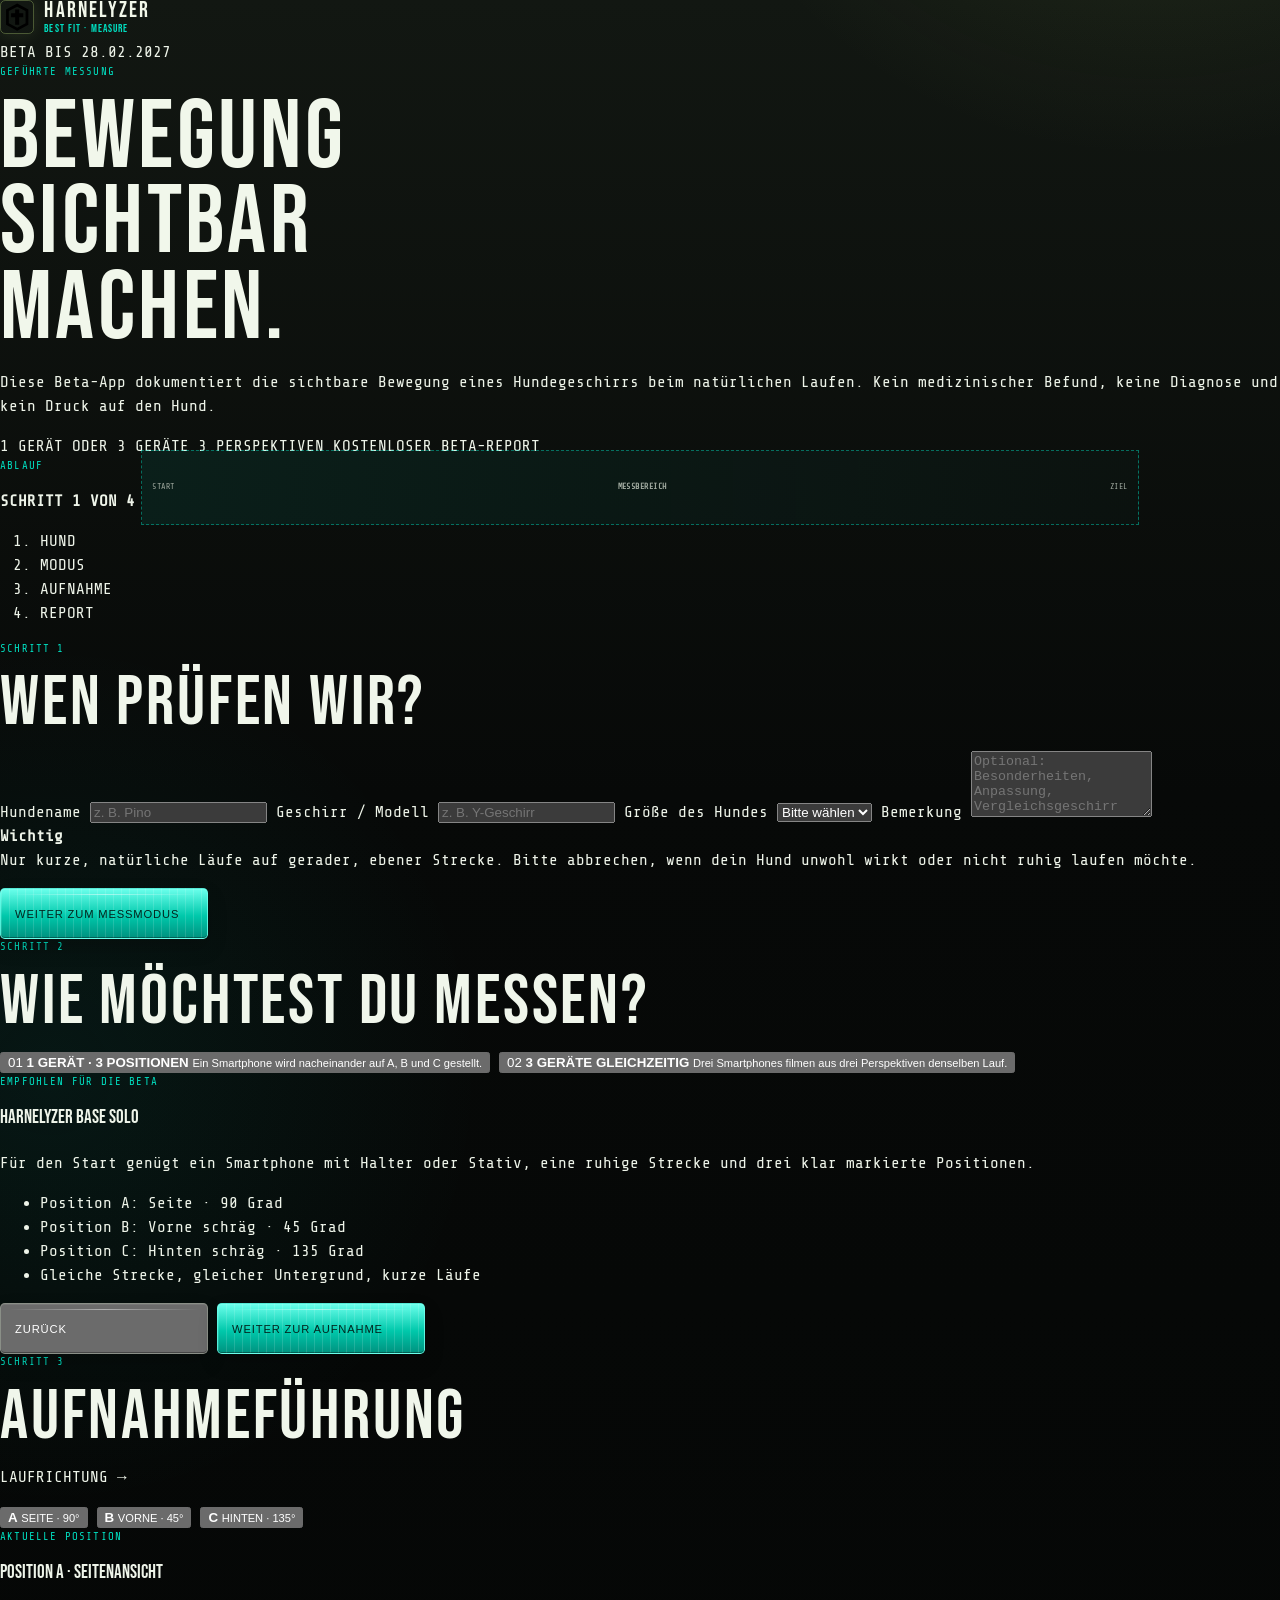
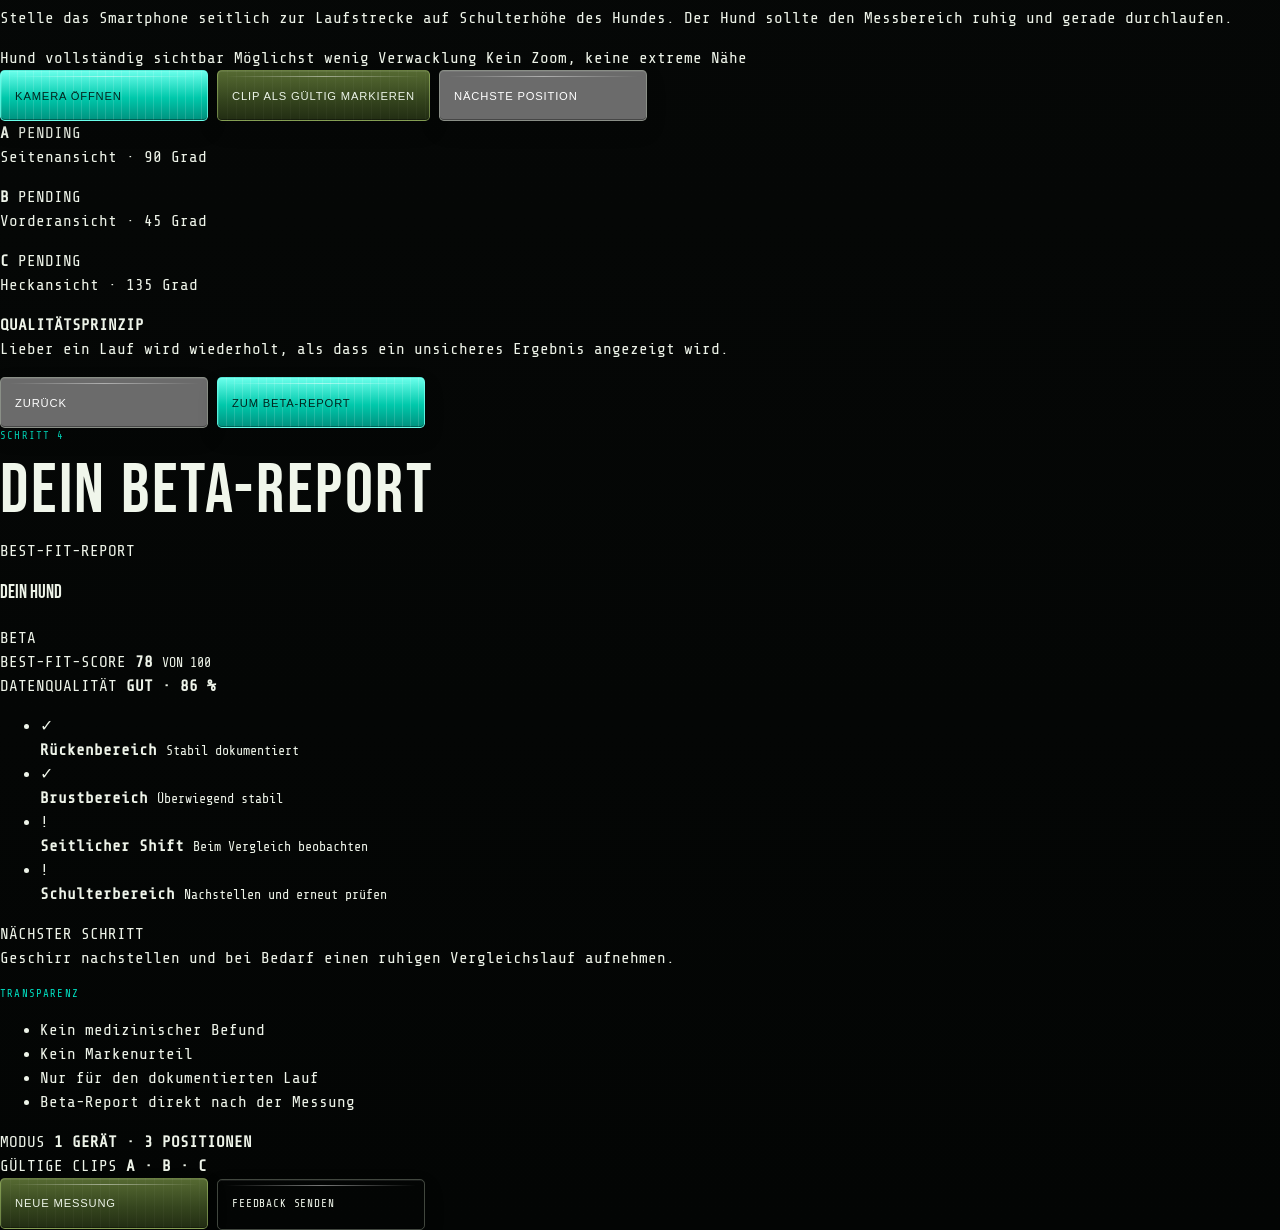
<file: Index.html>
<!doctype html>
<html lang="de">
<head>
  <meta charset="utf-8">
  <meta
    name="viewport"
    content="width=device-width, initial-scale=1, viewport-fit=cover"
  >
  <meta name="theme-color" content="#070908">
  <meta
    name="description"
    content="HARNELYZER BEST FIT Mess-App für die geführte Bewegungsdokumentation von Hundegeschirren."
  >
  <title>HARNELYZER BEST FIT · Measure</title>

  <link rel="preconnect" href="https://fonts.googleapis.com">
  <link rel="preconnect" href="https://fonts.gstatic.com" crossorigin>
  <link
    href="https://fonts.googleapis.com/css2?family=Bebas+Neue&family=Share+Tech+Mono&display=swap"
    rel="stylesheet"
  >

  <link rel="stylesheet" href="./style.css?v=1.0.0">
</head>
<body>
  <a class="skip-link" href="#main">Zum Inhalt springen</a>

  <header class="app-header">
    <a class="brand" href="../" aria-label="Zur Landing Page">
      <span class="brand-mark" aria-hidden="true">
        <svg viewBox="0 0 64 64" role="img">
          <path d="M32 5 54 17v30L32 59 10 47V17L32 5Zm0 6.2L15.4 20v24L32 53l16.6-9V20L32 11.2Z"></path>
          <path d="M20 24h8v-7h8v7h8v8h-8v15h-8V32h-8v-8Z"></path>
        </svg>
      </span>

      <span class="brand-copy">
        <strong>HARNELYZER</strong>
        <small>BEST FIT · MEASURE</small>
      </span>
    </a>

    <div class="header-status">
      <span class="status-dot"></span>
      <span>BETA BIS 28.02.2027</span>
    </div>
  </header>

  <main id="main" class="app-shell">
    <section class="hero-panel card">
      <div>
        <p class="eyebrow">GEFÜHRTE MESSUNG</p>
        <h1>BEWEGUNG SICHTBAR MACHEN.</h1>
        <p class="hero-copy">
          Diese Beta-App dokumentiert die sichtbare Bewegung eines
          Hundegeschirrs beim natürlichen Laufen. Kein medizinischer Befund,
          keine Diagnose und kein Druck auf den Hund.
        </p>
      </div>

      <div class="hero-badges">
        <span>1 GERÄT ODER 3 GERÄTE</span>
        <span>3 PERSPEKTIVEN</span>
        <span>KOSTENLOSER BETA-REPORT</span>
      </div>
    </section>

    <section class="progress card" aria-label="Fortschritt">
      <div class="progress-head">
        <p class="eyebrow">ABLAUF</p>
        <strong id="progressLabel">SCHRITT 1 VON 4</strong>
      </div>

      <div class="progress-bar" aria-hidden="true">
        <span id="progressFill"></span>
      </div>

      <ol class="progress-steps">
        <li class="is-active" data-step-indicator="1">HUND</li>
        <li data-step-indicator="2">MODUS</li>
        <li data-step-indicator="3">AUFNAHME</li>
        <li data-step-indicator="4">REPORT</li>
      </ol>
    </section>

    <section class="wizard">
      <article class="step-card card is-active" data-step="1">
        <div class="step-heading">
          <p class="eyebrow">SCHRITT 1</p>
          <h2>WEN PRÜFEN WIR?</h2>
        </div>

        <form id="dogForm" class="form-grid">
          <label class="field">
            <span>Hundename</span>
            <input id="dogName" name="dogName" type="text" placeholder="z. B. Pino">
          </label>

          <label class="field">
            <span>Geschirr / Modell</span>
            <input id="harnessName" name="harnessName" type="text" placeholder="z. B. Y-Geschirr">
          </label>

          <label class="field">
            <span>Größe des Hundes</span>
            <select id="dogSize" name="dogSize">
              <option value="">Bitte wählen</option>
              <option value="klein">Klein</option>
              <option value="mittel">Mittel</option>
              <option value="gross">Groß</option>
            </select>
          </label>

          <label class="field">
            <span>Bemerkung</span>
            <textarea
              id="dogNote"
              name="dogNote"
              rows="4"
              placeholder="Optional: Besonderheiten, Anpassung, Vergleichsgeschirr"
            ></textarea>
          </label>
        </form>

        <div class="info-box">
          <strong>Wichtig</strong>
          <p>
            Nur kurze, natürliche Läufe auf gerader, ebener Strecke. Bitte
            abbrechen, wenn dein Hund unwohl wirkt oder nicht ruhig laufen möchte.
          </p>
        </div>

        <div class="actions">
          <button class="button button-primary" type="button" data-next-step="2">
            WEITER ZUM MESSMODUS
          </button>
        </div>
      </article>

      <article class="step-card card" data-step="2">
        <div class="step-heading">
          <p class="eyebrow">SCHRITT 2</p>
          <h2>WIE MÖCHTEST DU MESSEN?</h2>
        </div>

        <div class="mode-grid">
          <button class="mode-card is-selected" type="button" data-mode="solo">
            <span class="mode-index">01</span>
            <strong>1 GERÄT · 3 POSITIONEN</strong>
            <small>
              Ein Smartphone wird nacheinander auf A, B und C gestellt.
            </small>
          </button>

          <button class="mode-card" type="button" data-mode="multi">
            <span class="mode-index">02</span>
            <strong>3 GERÄTE GLEICHZEITIG</strong>
            <small>
              Drei Smartphones filmen aus drei Perspektiven denselben Lauf.
            </small>
          </button>
        </div>

        <div class="setup-panel">
          <div>
            <p class="eyebrow">EMPFOHLEN FÜR DIE BETA</p>
            <h3>HARNELYZER BASE SOLO</h3>
            <p>
              Für den Start genügt ein Smartphone mit Halter oder Stativ,
              eine ruhige Strecke und drei klar markierte Positionen.
            </p>
          </div>

          <ul class="check-list">
            <li>Position A: Seite · 90 Grad</li>
            <li>Position B: Vorne schräg · 45 Grad</li>
            <li>Position C: Hinten schräg · 135 Grad</li>
            <li>Gleiche Strecke, gleicher Untergrund, kurze Läufe</li>
          </ul>
        </div>

        <div class="actions">
          <button class="button button-ghost" type="button" data-prev-step="1">
            ZURÜCK
          </button>
          <button class="button button-primary" type="button" data-next-step="3">
            WEITER ZUR AUFNAHME
          </button>
        </div>
      </article>

      <article class="step-card card" data-step="3">
        <div class="step-heading">
          <p class="eyebrow">SCHRITT 3</p>
          <h2>AUFNAHMEFÜHRUNG</h2>
        </div>

        <div class="capture-layout">
          <aside class="capture-map card-soft">
            <p class="mini-label">LAUFRICHTUNG →</p>
            <div class="runway">
              <span>START</span>
              <strong>MESSBEREICH</strong>
              <span>ZIEL</span>
            </div>

            <button class="position-chip is-current" type="button" data-position="A">
              <b>A</b>
              <small>SEITE · 90°</small>
            </button>

            <button class="position-chip" type="button" data-position="B">
              <b>B</b>
              <small>VORNE · 45°</small>
            </button>

            <button class="position-chip" type="button" data-position="C">
              <b>C</b>
              <small>HINTEN · 135°</small>
            </button>
          </aside>

          <div class="capture-panel">
            <div class="camera-guidance card-soft">
              <p class="eyebrow">AKTUELLE POSITION</p>
              <h3 id="positionTitle">POSITION A · SEITENANSICHT</h3>
              <p id="positionHelp">
                Stelle das Smartphone seitlich zur Laufstrecke auf Schulterhöhe
                des Hundes. Der Hund sollte den Messbereich ruhig und gerade
                durchlaufen.
              </p>

              <div class="guidance-points">
                <span>Hund vollständig sichtbar</span>
                <span>Möglichst wenig Verwacklung</span>
                <span>Kein Zoom, keine extreme Nähe</span>
              </div>
            </div>

            <div class="camera-actions">
              <button id="openCameraButton" class="button button-primary" type="button">
                KAMERA ÖFFNEN
              </button>
              <button id="markClipValidButton" class="button button-secondary" type="button">
                CLIP ALS GÜLTIG MARKIEREN
              </button>
              <button id="nextPositionButton" class="button button-ghost" type="button">
                NÄCHSTE POSITION
              </button>
            </div>

            <div class="clip-grid">
              <article class="clip-card is-pending" data-clip-card="A">
                <div class="clip-head">
                  <strong>A</strong>
                  <span>PENDING</span>
                </div>
                <p>Seitenansicht · 90 Grad</p>
              </article>

              <article class="clip-card is-pending" data-clip-card="B">
                <div class="clip-head">
                  <strong>B</strong>
                  <span>PENDING</span>
                </div>
                <p>Vorderansicht · 45 Grad</p>
              </article>

              <article class="clip-card is-pending" data-clip-card="C">
                <div class="clip-head">
                  <strong>C</strong>
                  <span>PENDING</span>
                </div>
                <p>Heckansicht · 135 Grad</p>
              </article>
            </div>

            <div class="quality-box">
              <strong>QUALITÄTSPRINZIP</strong>
              <p>
                Lieber ein Lauf wird wiederholt, als dass ein unsicheres Ergebnis
                angezeigt wird.
              </p>
            </div>
          </div>
        </div>

        <div class="actions">
          <button class="button button-ghost" type="button" data-prev-step="2">
            ZURÜCK
          </button>
          <button id="finishCaptureButton" class="button button-primary" type="button">
            ZUM BETA-REPORT
          </button>
        </div>
      </article>

      <article class="step-card card" data-step="4">
        <div class="step-heading">
          <p class="eyebrow">SCHRITT 4</p>
          <h2>DEIN BETA-REPORT</h2>
        </div>

        <div class="report-layout">
          <section class="report-main card-soft">
            <div class="report-head">
              <div>
                <p class="mini-label">BEST-FIT-REPORT</p>
                <h3 id="reportDogName">DEIN HUND</h3>
              </div>
              <span class="report-badge">BETA</span>
            </div>

            <div class="score-block">
              <span>BEST-FIT-SCORE</span>
              <strong id="reportScore">78</strong>
              <small>VON 100</small>
            </div>

            <div class="report-quality">
              <span>DATENQUALITÄT</span>
              <strong id="reportQuality">GUT · 86 %</strong>
            </div>

            <ul class="report-list">
              <li>
                <span class="good">✓</span>
                <div>
                  <strong>Rückenbereich</strong>
                  <small>Stabil dokumentiert</small>
                </div>
              </li>
              <li>
                <span class="good">✓</span>
                <div>
                  <strong>Brustbereich</strong>
                  <small>Überwiegend stabil</small>
                </div>
              </li>
              <li>
                <span class="watch">!</span>
                <div>
                  <strong>Seitlicher Shift</strong>
                  <small>Beim Vergleich beobachten</small>
                </div>
              </li>
              <li>
                <span class="watch">!</span>
                <div>
                  <strong>Schulterbereich</strong>
                  <small>Nachstellen und erneut prüfen</small>
                </div>
              </li>
            </ul>

            <div class="next-step-box">
              <span>NÄCHSTER SCHRITT</span>
              <p>
                Geschirr nachstellen und bei Bedarf einen ruhigen Vergleichslauf
                aufnehmen.
              </p>
            </div>
          </section>

          <aside class="report-side card-soft">
            <p class="eyebrow">TRANSPARENZ</p>
            <ul class="check-list">
              <li>Kein medizinischer Befund</li>
              <li>Kein Markenurteil</li>
              <li>Nur für den dokumentierten Lauf</li>
              <li>Beta-Report direkt nach der Messung</li>
            </ul>

            <div class="report-meta">
              <div>
                <span>MODUS</span>
                <strong id="reportMode">1 GERÄT · 3 POSITIONEN</strong>
              </div>
              <div>
                <span>GÜLTIGE CLIPS</span>
                <strong id="reportClips">A · B · C</strong>
              </div>
            </div>

            <div class="actions actions-stack">
              <button id="restartButton" class="button button-secondary" type="button">
                NEUE MESSUNG
              </button>
              <a
                class="button button-ghost"
                href="mailto:hello@harnelyzer.example?subject=HARNELYZER%20BEST%20FIT%20%E2%80%93%20Feedback"
              >
                FEEDBACK SENDEN
              </a>
            </div>
          </aside>
        </div>
      </article>
    </section>
  </main>

  <dialog id="cameraDialog" class="camera-dialog">
    <form method="dialog" class="camera-dialog-card">
      <div class="dialog-head">
        <div>
          <p class="eyebrow">KAMERA</p>
          <h2>KAMERA FÜR DIESE POSITION AKTIVIEREN</h2>
        </div>
        <button class="dialog-close" type="submit" aria-label="Dialog schließen">✕</button>
      </div>

      <p class="dialog-copy">
        In dieser Beta bleibt das Video auf deinem Gerät. Die App soll dir nur
        eine klare Aufnahmeführung geben.
      </p>

      <div class="preview-frame">
        <video
          id="cameraPreview"
          playsinline
          autoplay
          muted
        ></video>
        <div class="preview-overlay">
          <span id="previewOverlayLabel">POSITION A · SEITENANSICHT</span>
        </div>
      </div>

      <div class="camera-meta">
        <span id="cameraState">KAMERA NOCH NICHT AKTIVIERT</span>
        <span id="cameraFrameRate">FPS: —</span>
      </div>

      <div class="actions">
        <button id="btnCameraEnable" class="button button-primary" type="button">
          KAMERA AKTIVIEREN
        </button>
        <button id="btnCameraStop" class="button button-secondary" type="button">
          KAMERA STOPPEN
        </button>
      </div>
    </form>
  </dialog>

  <script src="./app.js?v=1.0.0"></script>
</body>
</html>
</file>
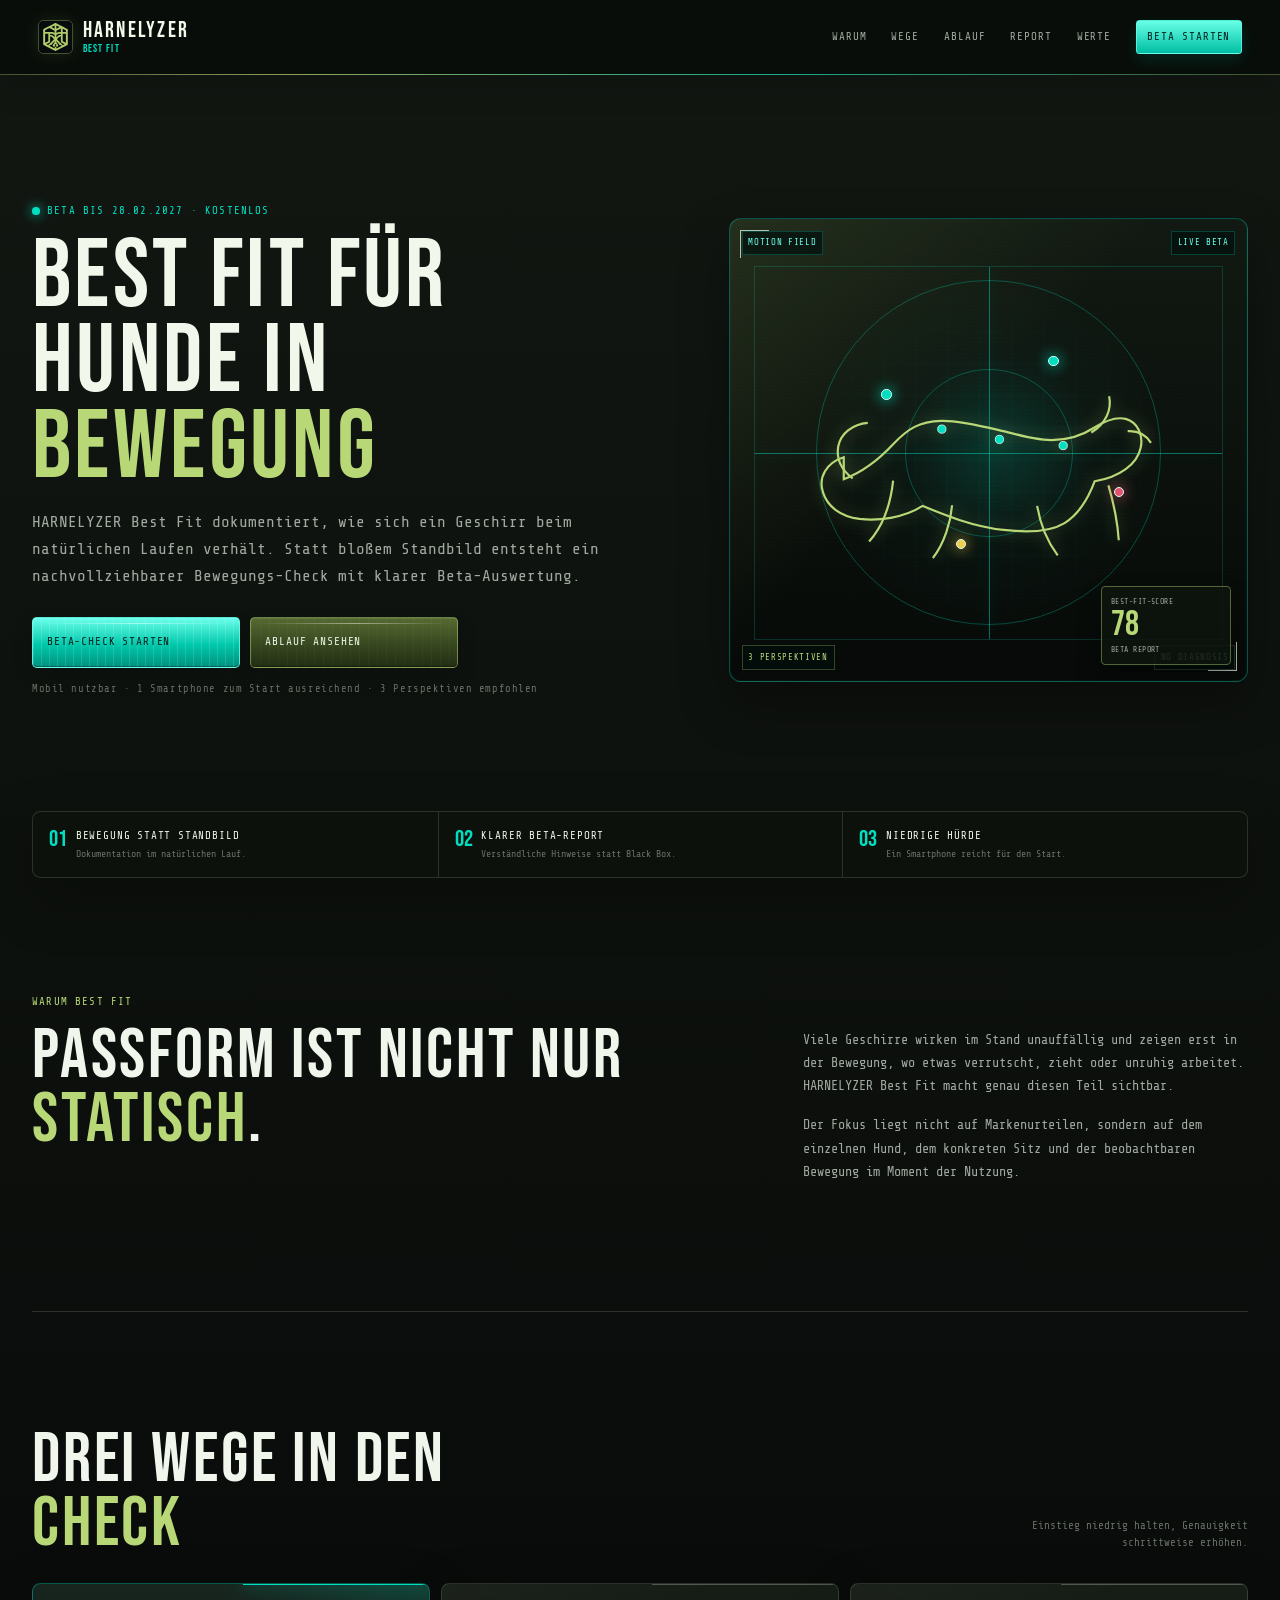
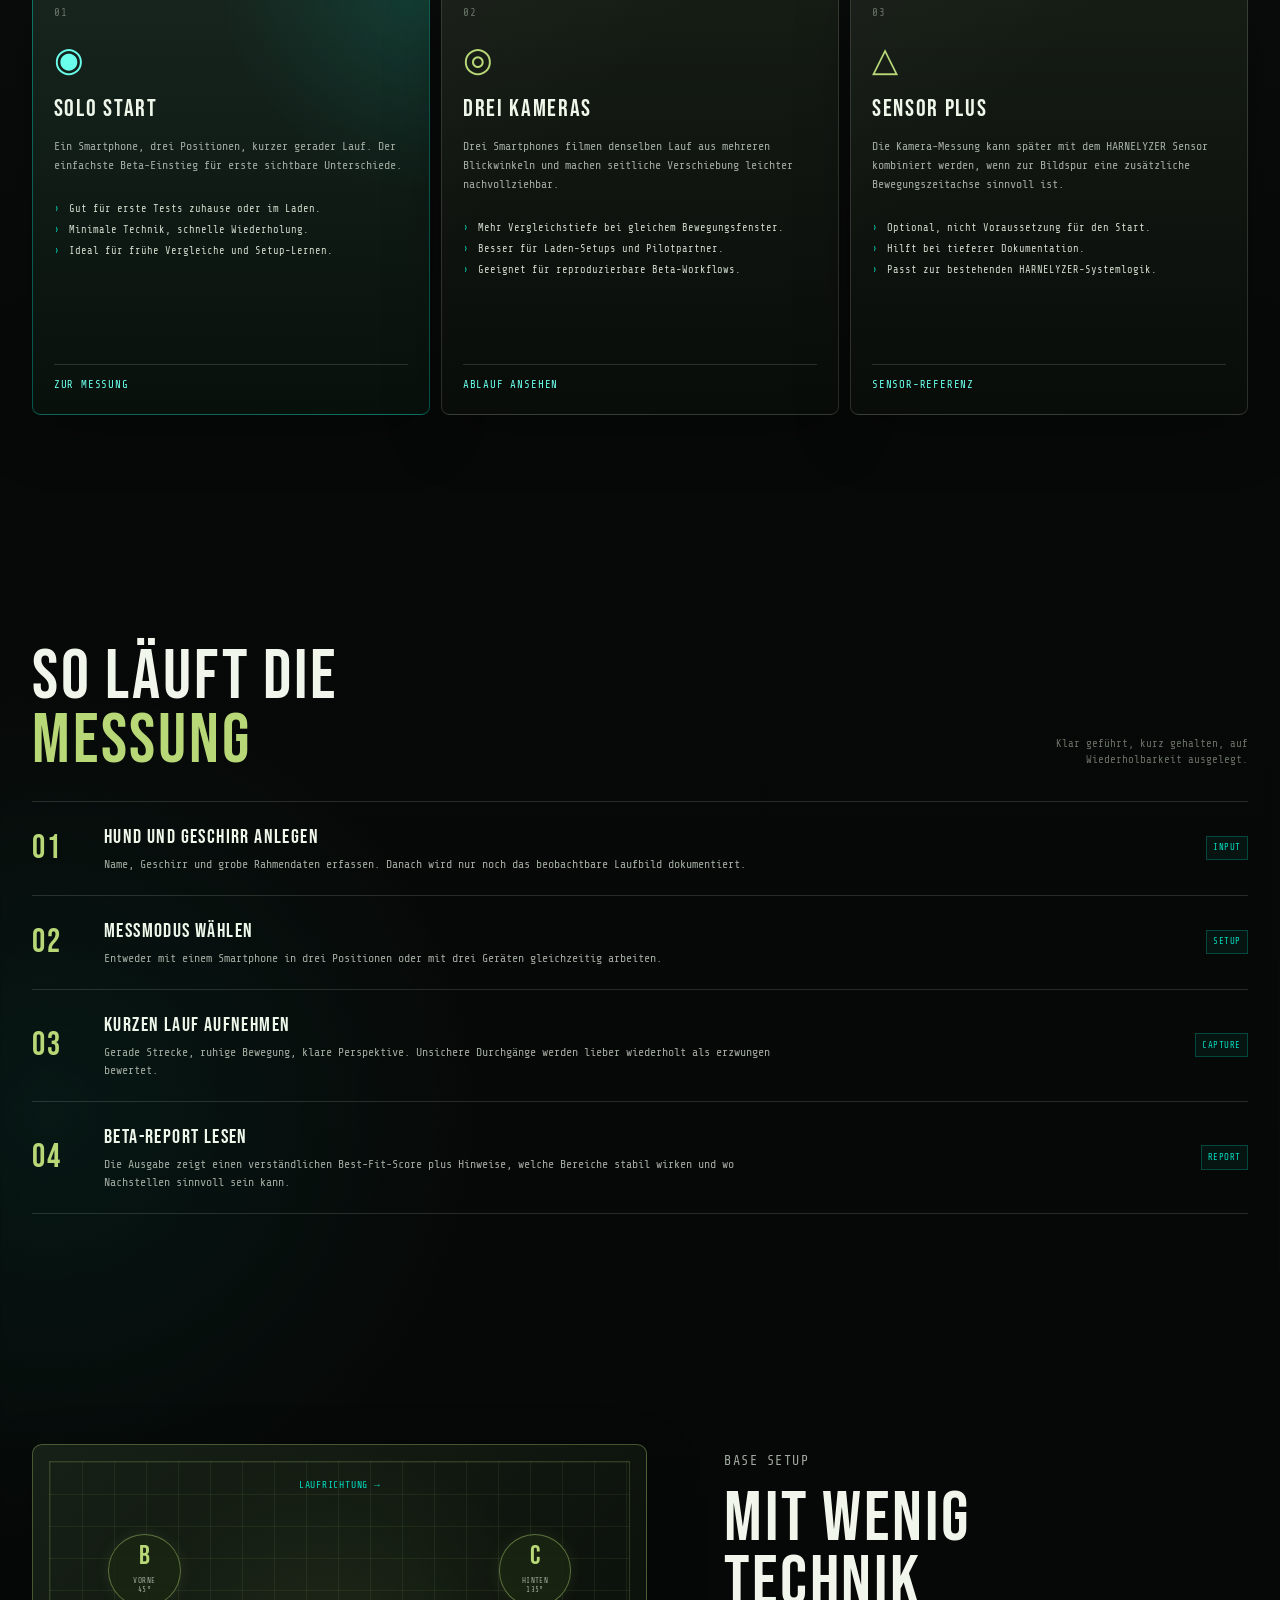
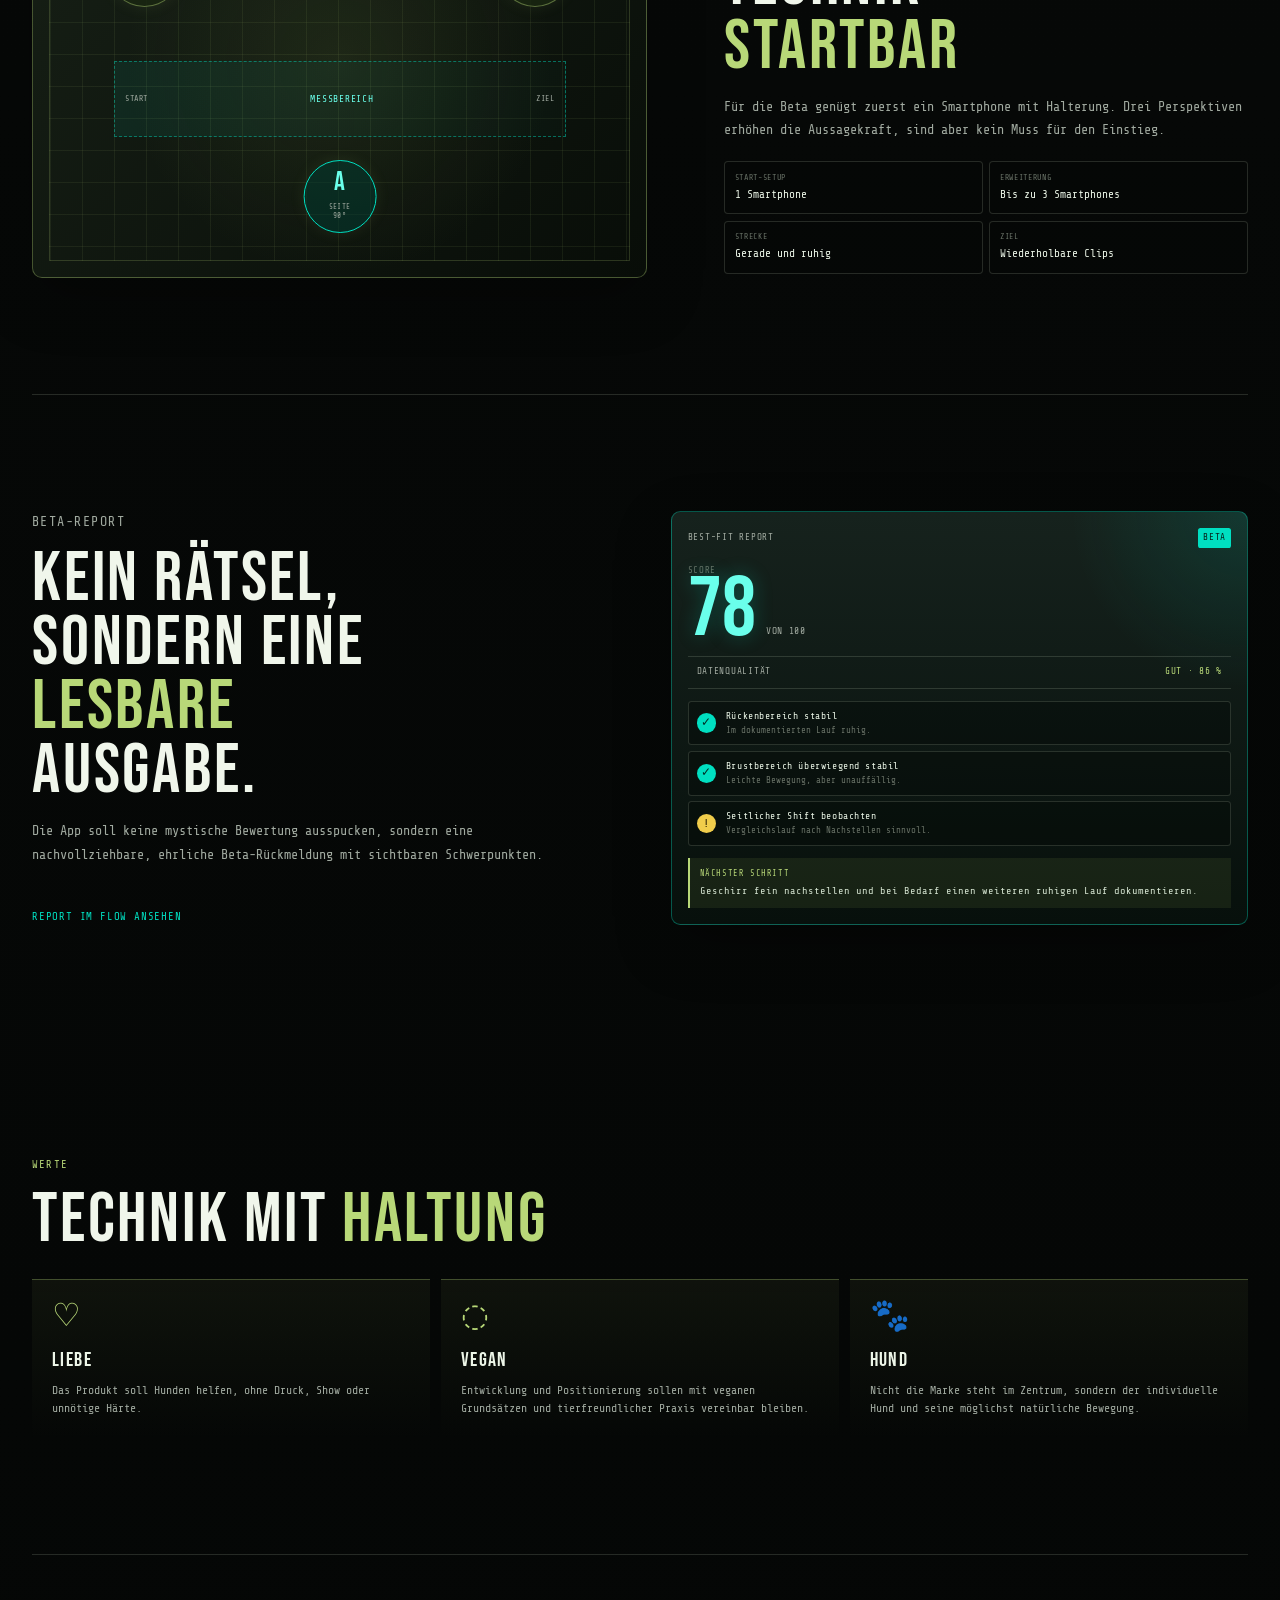
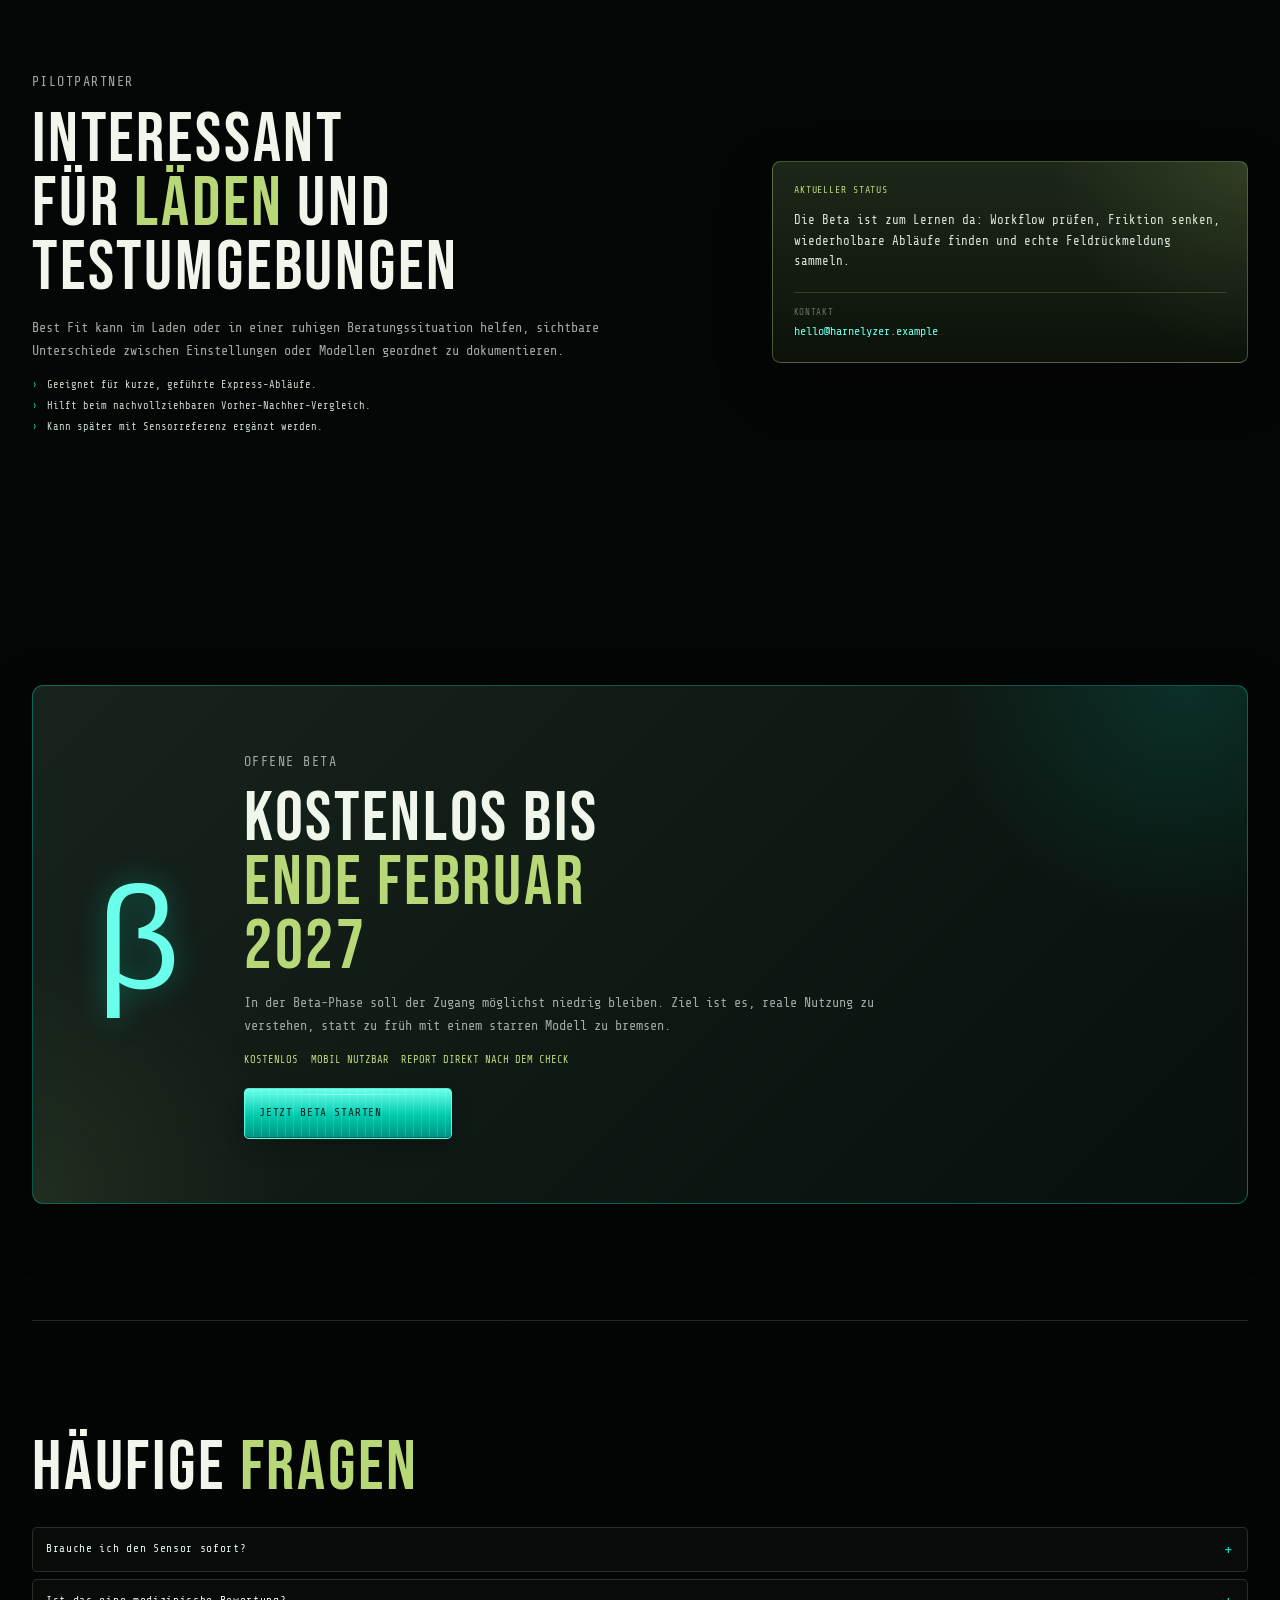
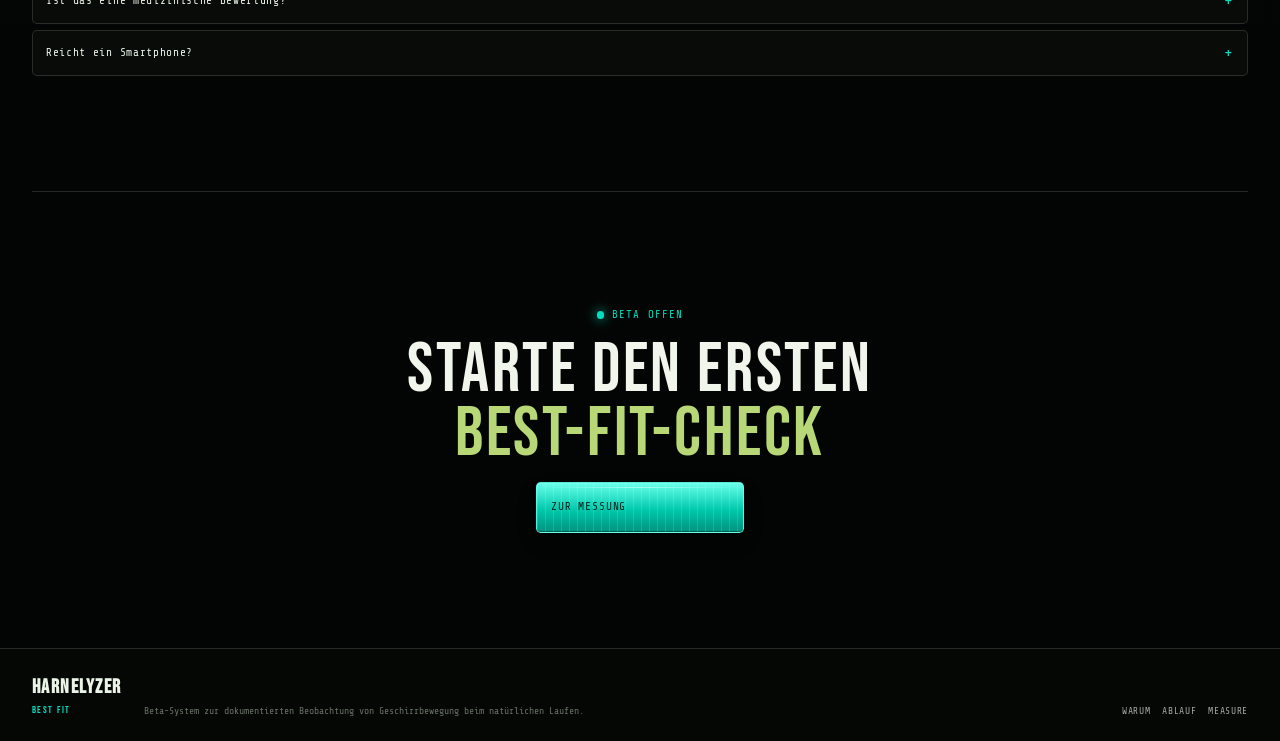
<file: index.html>
<!doctype html>
<html lang="de" id="top">
<head>
  <meta charset="utf-8">
  <meta
    name="viewport"
    content="width=device-width, initial-scale=1, viewport-fit=cover"
  >
  <meta name="theme-color" content="#070908">
  <meta
    name="description"
    content="HARNELYZER Best Fit dokumentiert die Passform von Hundegeschirren mit klar geführter Videoaufnahme und nachvollziehbarem Beta-Report."
  >
  <title>HARNELYZER · BEST FIT</title>

  <link rel="preconnect" href="https://fonts.googleapis.com">
  <link rel="preconnect" href="https://fonts.gstatic.com" crossorigin>
  <link
    href="https://fonts.googleapis.com/css2?family=Bebas+Neue&family=Share+Tech+Mono&display=swap"
    rel="stylesheet"
  >

  <link rel="stylesheet" href="./style.css?v=1.0.1">
</head>
<body>
  <a class="skip-link" href="#main">Zum Inhalt springen</a>

  <header class="site-header">
    <a class="brand" href="#top" aria-label="HARNELYZER Startseite">
      <span class="brand-mark" aria-hidden="true">
        <img src="./logo.svg" alt="" class="brand-logo-image">
      </span>

      <span class="brand-copy">
        <strong>HARNELYZER</strong>
        <small>BEST FIT</small>
      </span>
    </a>

    <button
      id="menuButton"
      class="menu-button"
      type="button"
      aria-expanded="false"
      aria-controls="siteNav"
      aria-label="Navigation öffnen"
    >
      <span></span>
      <span></span>
      <span></span>
    </button>

    <nav id="siteNav" class="site-nav" aria-label="Hauptnavigation">
      <a href="#why">WARUM</a>
      <a href="#paths">WEGE</a>
      <a href="#process">ABLAUF</a>
      <a href="#report">REPORT</a>
      <a href="#values">WERTE</a>
      <a href="#beta" class="nav-cta">BETA STARTEN</a>
    </nav>
  </header>

  <main id="main">
    <section class="hero section">
      <div class="hero-grid">
        <div class="hero-copy">
          <p class="eyebrow">
            <span class="status-dot" aria-hidden="true"></span>
            BETA BIS 28.02.2027 · KOSTENLOS
          </p>

          <h1>BEST FIT FÜR HUNDE IN <span>BEWEGUNG</span></h1>

          <p class="hero-text">
            HARNELYZER Best Fit dokumentiert, wie sich ein Geschirr beim
            natürlichen Laufen verhält. Statt bloßem Standbild entsteht ein
            nachvollziehbarer Bewegungs-Check mit klarer Beta-Auswertung.
          </p>

          <div class="hero-actions">
            <a class="button button-primary" href="./measure/">
              <span>BETA-CHECK STARTEN</span>
            </a>
            <a class="button button-secondary" href="#process">
              <span>ABLAUF ANSEHEN</span>
            </a>
          </div>

          <p class="hero-note">
            Mobil nutzbar · 1 Smartphone zum Start ausreichend · 3 Perspektiven
            empfohlen
          </p>
        </div>

        <div class="hero-visual" aria-hidden="true">
          <div class="scan-lines"></div>

          <div class="dog-field">
            <div class="field-grid"></div>
            <div class="field-line field-line-horizontal" style="top: 50%;"></div>
            <div class="field-line field-line-vertical" style="left: 50%;"></div>
            <div class="field-ring field-ring-one"></div>
            <div class="field-ring field-ring-two"></div>

            <svg class="dog-wireframe" viewBox="0 0 640 360" aria-hidden="true">
              <path d="M109 219c21-8 45-22 72-51 22-23 38-33 70-34 25-1 61 8 91 15 23 6 47 13 70 13 24 0 45-7 62-18 19-12 33-16 46-13 18 5 26 24 22 42-5 24-31 43-67 49-9 24-23 48-44 61-23 14-55 14-89 10-46-5-89-23-118-35-28 18-65 22-92 19-29-4-47-19-53-38-8-23 5-44 30-52Z"></path>
              <path d="M181 221c-3 28-12 63-35 89"></path>
              <path d="M267 257c-2 24-11 55-28 77"></path>
              <path d="M391 258c5 29 17 55 30 72"></path>
              <path d="M495 228c7 24 13 47 15 80"></path>
              <path d="M470 151c22-14 30-34 26-53"></path>
              <path d="M523 149c15-1 27 6 34 17"></path>
              <path d="M122 218c-17-13-24-30-21-47 4-19 21-32 43-34"></path>
              <circle cx="252" cy="146" r="6"></circle>
              <circle cx="336" cy="161" r="6"></circle>
              <circle cx="429" cy="170" r="6"></circle>
            </svg>

            <span class="motion-point point-one"></span>
            <span class="motion-point point-two"></span>
            <span class="motion-point point-three"></span>
            <span class="motion-point point-four"></span>
          </div>

          <div class="visual-label visual-label-top">MOTION FIELD</div>
          <div class="visual-label visual-label-left">3 PERSPEKTIVEN</div>
          <div class="visual-label visual-label-right">LIVE BETA</div>
          <div class="visual-label visual-label-bottom">NO DIAGNOSIS</div>

          <div class="score-card-visual">
            <span>BEST-FIT-SCORE</span>
            <strong>78</strong>
            <small>BETA REPORT</small>
          </div>
        </div>
      </div>
    </section>

    <section class="trust-strip" aria-label="Grundprinzipien">
      <div>
        <span>01</span>
        <strong>BEWEGUNG STATT STANDBILD</strong>
        <small>Dokumentation im natürlichen Lauf.</small>
      </div>
      <div>
        <span>02</span>
        <strong>KLARER BETA-REPORT</strong>
        <small>Verständliche Hinweise statt Black Box.</small>
      </div>
      <div>
        <span>03</span>
        <strong>NIEDRIGE HÜRDE</strong>
        <small>Ein Smartphone reicht für den Start.</small>
      </div>
    </section>

    <section id="why" class="intro section">
      <p class="section-kicker">WARUM BEST FIT</p>

      <div class="intro-grid">
        <h2>PASSFORM IST NICHT NUR <span>STATISCH</span>.</h2>

        <div>
          <p>
            Viele Geschirre wirken im Stand unauffällig und zeigen erst in der
            Bewegung, wo etwas verrutscht, zieht oder unruhig arbeitet.
            HARNELYZER Best Fit macht genau diesen Teil sichtbar.
          </p>
          <p>
            Der Fokus liegt nicht auf Markenurteilen, sondern auf dem einzelnen
            Hund, dem konkreten Sitz und der beobachtbaren Bewegung im Moment
            der Nutzung.
          </p>
        </div>
      </div>
    </section>

    <section id="paths" class="paths section">
      <div class="section-heading">
        <h2>DREI WEGE IN DEN <span>CHECK</span></h2>
        <p class="section-side-text">
          Einstieg niedrig halten, Genauigkeit schrittweise erhöhen.
        </p>
      </div>

      <div class="path-grid">
        <article class="path-card path-card-primary">
          <span class="card-number">01</span>
          <p class="path-icon">◉</p>
          <h3>SOLO START</h3>
          <p>
            Ein Smartphone, drei Positionen, kurzer gerader Lauf. Der einfachste
            Beta-Einstieg für erste sichtbare Unterschiede.
          </p>
          <ul>
            <li>Gut für erste Tests zuhause oder im Laden.</li>
            <li>Minimale Technik, schnelle Wiederholung.</li>
            <li>Ideal für frühe Vergleiche und Setup-Lernen.</li>
          </ul>
          <a class="card-link" href="./measure/">
            <span>ZUR MESSUNG</span>
          </a>
        </article>

        <article class="path-card">
          <span class="card-number">02</span>
          <p class="path-icon">◎</p>
          <h3>DREI KAMERAS</h3>
          <p>
            Drei Smartphones filmen denselben Lauf aus mehreren Blickwinkeln und
            machen seitliche Verschiebung leichter nachvollziehbar.
          </p>
          <ul>
            <li>Mehr Vergleichstiefe bei gleichem Bewegungsfenster.</li>
            <li>Besser für Laden-Setups und Pilotpartner.</li>
            <li>Geeignet für reproduzierbare Beta-Workflows.</li>
          </ul>
          <a class="card-link" href="#process">
            <span>ABLAUF ANSEHEN</span>
          </a>
        </article>

        <article class="path-card">
          <span class="card-number">03</span>
          <p class="path-icon">△</p>
          <h3>SENSOR PLUS</h3>
          <p>
            Die Kamera-Messung kann später mit dem HARNELYZER Sensor kombiniert
            werden, wenn zur Bildspur eine zusätzliche Bewegungszeitachse
            sinnvoll ist.
          </p>
          <ul>
            <li>Optional, nicht Voraussetzung für den Start.</li>
            <li>Hilft bei tieferer Dokumentation.</li>
            <li>Passt zur bestehenden HARNELYZER-Systemlogik.</li>
          </ul>
          <a class="card-link" href="https://k9matics.github.io/mobile/" target="_blank" rel="noopener noreferrer">
            <span>SENSOR-REFERENZ</span>
          </a>
        </article>
      </div>
    </section>

    <section id="process" class="process section">
      <div class="section-heading">
        <h2>SO LÄUFT DIE <span>MESSUNG</span></h2>
        <p class="section-side-text">
          Klar geführt, kurz gehalten, auf Wiederholbarkeit ausgelegt.
        </p>
      </div>

      <ol class="process-list">
        <li>
          <span class="process-number">01</span>
          <div>
            <h3>Hund und Geschirr anlegen</h3>
            <p>
              Name, Geschirr und grobe Rahmendaten erfassen. Danach wird nur noch
              das beobachtbare Laufbild dokumentiert.
            </p>
          </div>
          <span class="process-tag">INPUT</span>
        </li>

        <li>
          <span class="process-number">02</span>
          <div>
            <h3>Messmodus wählen</h3>
            <p>
              Entweder mit einem Smartphone in drei Positionen oder mit drei
              Geräten gleichzeitig arbeiten.
            </p>
          </div>
          <span class="process-tag">SETUP</span>
        </li>

        <li>
          <span class="process-number">03</span>
          <div>
            <h3>Kurzen Lauf aufnehmen</h3>
            <p>
              Gerade Strecke, ruhige Bewegung, klare Perspektive. Unsichere
              Durchgänge werden lieber wiederholt als erzwungen bewertet.
            </p>
          </div>
          <span class="process-tag">CAPTURE</span>
        </li>

        <li>
          <span class="process-number">04</span>
          <div>
            <h3>Beta-Report lesen</h3>
            <p>
              Die Ausgabe zeigt einen verständlichen Best-Fit-Score plus Hinweise,
              welche Bereiche stabil wirken und wo Nachstellen sinnvoll sein kann.
            </p>
          </div>
          <span class="process-tag">REPORT</span>
        </li>
      </ol>
    </section>

    <section class="base-section section">
      <div class="base-grid">
        <div class="base-visual">
          <div class="base-map">
            <div class="map-arrow">LAUFRICHTUNG →</div>
            <div class="runway">
              <span>START</span>
              <b>MESSBEREICH</b>
              <span>ZIEL</span>
            </div>

            <div class="camera-position camera-a">
              <strong>A</strong>
              <small>SEITE<br>90°</small>
            </div>

            <div class="camera-position camera-b">
              <strong>B</strong>
              <small>VORNE<br>45°</small>
            </div>

            <div class="camera-position camera-c">
              <strong>C</strong>
              <small>HINTEN<br>135°</small>
            </div>
          </div>
        </div>

        <div class="base-copy">
          <p class="section-kicker">BASE SETUP</p>
          <h2>MIT WENIG TECHNIK <span>STARTBAR</span></h2>
          <p>
            Für die Beta genügt zuerst ein Smartphone mit Halterung. Drei
            Perspektiven erhöhen die Aussagekraft, sind aber kein Muss für den
            Einstieg.
          </p>

          <dl class="base-specs">
            <div>
              <dt>START-SETUP</dt>
              <dd>1 Smartphone</dd>
            </div>
            <div>
              <dt>ERWEITERUNG</dt>
              <dd>Bis zu 3 Smartphones</dd>
            </div>
            <div>
              <dt>STRECKE</dt>
              <dd>Gerade und ruhig</dd>
            </div>
            <div>
              <dt>ZIEL</dt>
              <dd>Wiederholbare Clips</dd>
            </div>
          </dl>
        </div>
      </div>
    </section>

    <section id="report" class="score-section section">
      <div class="score-copy">
        <p class="section-kicker">BETA-REPORT</p>
        <h2>KEIN RÄTSEL, SONDERN EINE <span>LESBARE</span> AUSGABE.</h2>
        <p>
          Die App soll keine mystische Bewertung ausspucken, sondern eine
          nachvollziehbare, ehrliche Beta-Rückmeldung mit sichtbaren Schwerpunkten.
        </p>
        <a class="text-link" href="./measure/">
          <span>REPORT IM FLOW ANSEHEN</span>
        </a>
      </div>

      <div class="score-demo">
        <div class="score-demo-header">
          <span>BEST-FIT REPORT</span>
          <span class="report-state">BETA</span>
        </div>

        <div class="score-main">
          <span>SCORE</span>
          <strong>78</strong>
          <small>VON 100</small>
        </div>

        <div class="quality-row">
          <span>DATENQUALITÄT</span>
          <strong>GUT · 86 %</strong>
        </div>

        <ul class="score-list">
          <li class="score-good">
            <span>✓</span>
            <p>
              <strong>Rückenbereich stabil</strong>
              <small>Im dokumentierten Lauf ruhig.</small>
            </p>
          </li>
          <li class="score-good">
            <span>✓</span>
            <p>
              <strong>Brustbereich überwiegend stabil</strong>
              <small>Leichte Bewegung, aber unauffällig.</small>
            </p>
          </li>
          <li class="score-watch">
            <span>!</span>
            <p>
              <strong>Seitlicher Shift beobachten</strong>
              <small>Vergleichslauf nach Nachstellen sinnvoll.</small>
            </p>
          </li>
        </ul>

        <p class="score-next">
          <span>NÄCHSTER SCHRITT</span>
          Geschirr fein nachstellen und bei Bedarf einen weiteren ruhigen Lauf
          dokumentieren.
        </p>
      </div>
    </section>

    <section id="values" class="values-section section">
      <div class="values-heading">
        <p class="section-kicker">WERTE</p>
        <h2>TECHNIK MIT <span>HALTUNG</span></h2>
      </div>

      <div class="values-grid">
        <article>
          <span>♡</span>
          <h3>Liebe</h3>
          <p>
            Das Produkt soll Hunden helfen, ohne Druck, Show oder unnötige Härte.
          </p>
        </article>

        <article>
          <span>◌</span>
          <h3>Vegan</h3>
          <p>
            Entwicklung und Positionierung sollen mit veganen Grundsätzen und
            tierfreundlicher Praxis vereinbar bleiben.
          </p>
        </article>

        <article>
          <span>🐾</span>
          <h3>Hund</h3>
          <p>
            Nicht die Marke steht im Zentrum, sondern der individuelle Hund und
            seine möglichst natürliche Bewegung.
          </p>
        </article>
      </div>
    </section>

    <section class="partner-section section">
      <div class="partner-copy">
        <p class="section-kicker">PILOTPARTNER</p>
        <h2>INTERESSANT FÜR <span>LÄDEN</span> UND TESTUMGEBUNGEN</h2>
        <p>
          Best Fit kann im Laden oder in einer ruhigen Beratungssituation helfen,
          sichtbare Unterschiede zwischen Einstellungen oder Modellen geordnet zu
          dokumentieren.
        </p>

        <ul class="partner-points">
          <li>Geeignet für kurze, geführte Express-Abläufe.</li>
          <li>Hilft beim nachvollziehbaren Vorher-Nachher-Vergleich.</li>
          <li>Kann später mit Sensorreferenz ergänzt werden.</li>
        </ul>
      </div>

      <aside class="partner-note">
        <p class="partner-note-label">AKTUELLER STATUS</p>
        <p>
          Die Beta ist zum Lernen da: Workflow prüfen, Friktion senken,
          wiederholbare Abläufe finden und echte Feldrückmeldung sammeln.
        </p>

        <div class="partner-contact">
          <span>KONTAKT</span>
          <a href="mailto:hello@harnelyzer.example">hello@harnelyzer.example</a>
        </div>
      </aside>
    </section>

    <section id="beta" class="beta-section section">
      <div class="beta-symbol">β</div>

      <div class="beta-copy">
        <p class="section-kicker">OFFENE BETA</p>
        <h2>KOSTENLOS BIS <span>ENDE FEBRUAR 2027</span></h2>
        <p>
          In der Beta-Phase soll der Zugang möglichst niedrig bleiben. Ziel ist
          es, reale Nutzung zu verstehen, statt zu früh mit einem starren Modell
          zu bremsen.
        </p>

        <div class="beta-checks">
          <span>KOSTENLOS</span>
          <span>MOBIL NUTZBAR</span>
          <span>REPORT DIREKT NACH DEM CHECK</span>
        </div>

        <div class="hero-actions">
          <a class="button button-primary" href="./measure/">
            <span>JETZT BETA STARTEN</span>
          </a>
        </div>
      </div>
    </section>

    <section class="faq-section section">
      <div class="section-heading">
        <h2>HÄUFIGE <span>FRAGEN</span></h2>
      </div>

      <div class="faq-list">
        <details>
          <summary>Brauche ich den Sensor sofort?</summary>
          <p>
            Nein. Die Kamera-Messung kann eigenständig starten. Der Sensor ist
            eine spätere Erweiterung, nicht die Eintrittsbarriere.
          </p>
        </details>

        <details>
          <summary>Ist das eine medizinische Bewertung?</summary>
          <p>
            Nein. Best Fit dokumentiert beobachtbare Bewegung des Geschirrs im
            aufgezeichneten Lauf und ersetzt keine Diagnose.
          </p>
        </details>

        <details>
          <summary>Reicht ein Smartphone?</summary>
          <p>
            Ja, für die Beta reicht ein Smartphone als Start. Mehr Perspektiven
            erhöhen nur die Vergleichstiefe.
          </p>
        </details>
      </div>
    </section>

    <section class="final-cta section">
      <p class="eyebrow">
        <span class="status-dot" aria-hidden="true"></span>
        BETA OFFEN
      </p>
      <h2>STARTE DEN ERSTEN <span>BEST-FIT-CHECK</span></h2>
      <div class="hero-actions">
        <a class="button button-primary" href="./measure/">
          <span>ZUR MESSUNG</span>
        </a>
      </div>
    </section>
  </main>

  <footer class="site-footer">
    <div class="footer-brand">
      <strong>HARNELYZER</strong>
      <span>BEST FIT</span>
    </div>

    <p>
      Beta-System zur dokumentierten Beobachtung von Geschirrbewegung beim
      natürlichen Laufen.
    </p>

    <div class="footer-links">
      <a href="#why">WARUM</a>
      <a href="#process">ABLAUF</a>
      <a href="./measure/">MEASURE</a>
    </div>
  </footer>

  <script src="./app.js?v=1.0.1"></script>
</body>
</html>
</file>
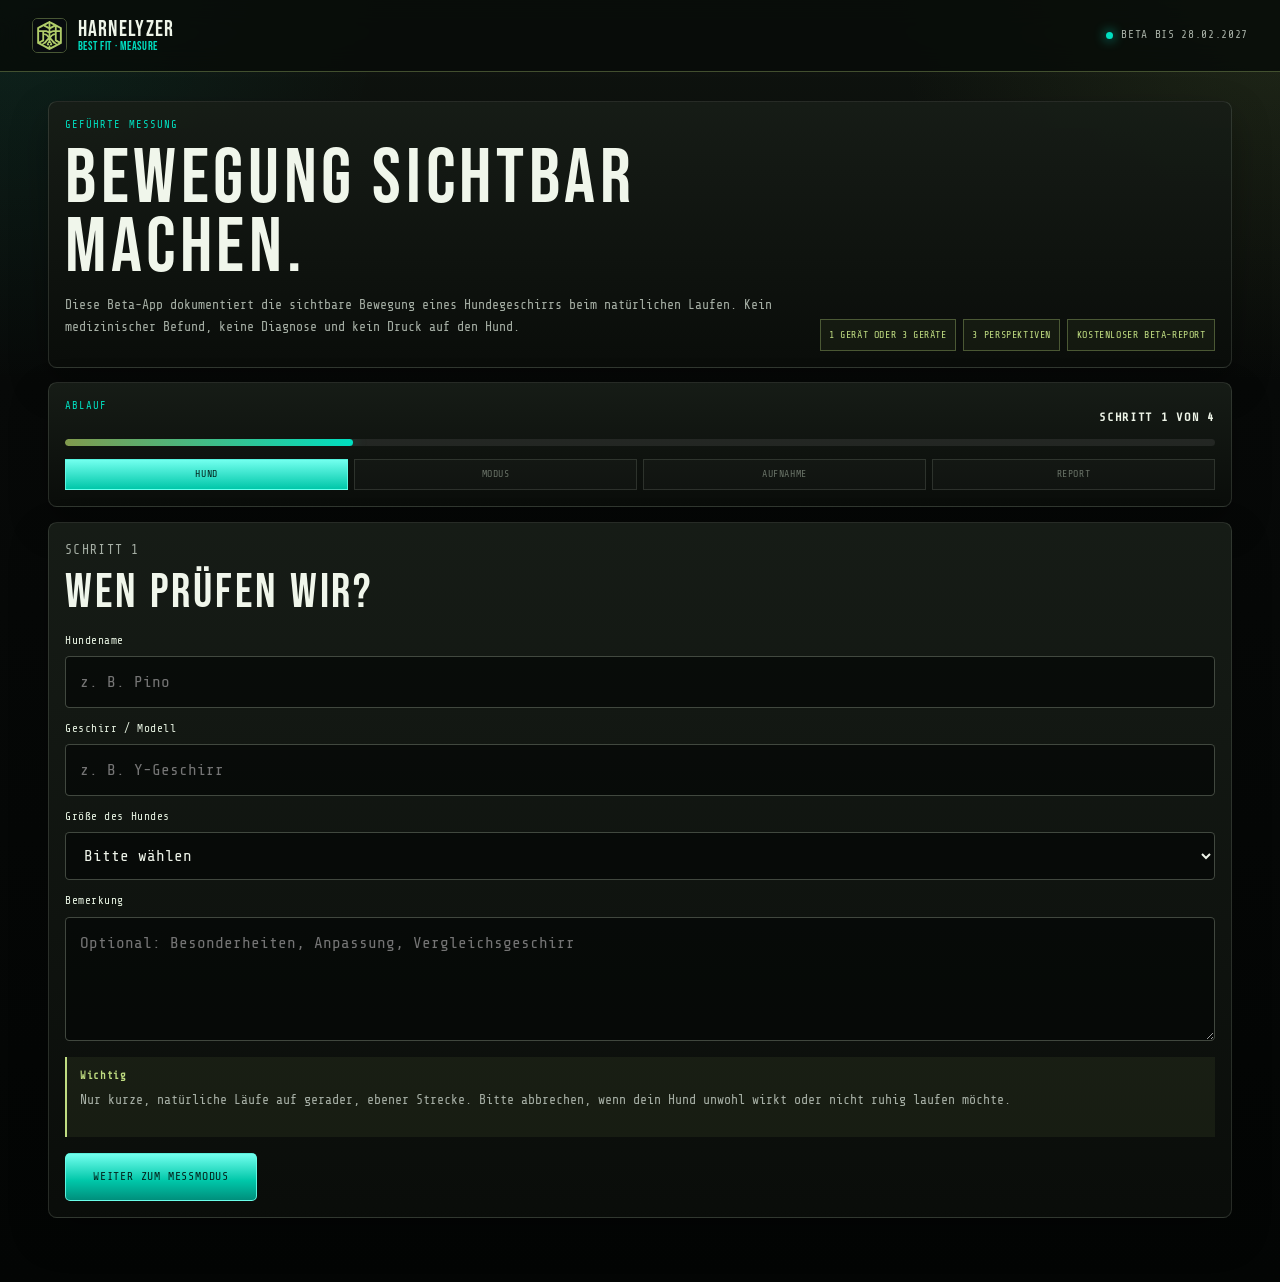
<file: measure/index.html>
<!doctype html>
<html lang="de">
<head>
  <meta charset="utf-8">
  <meta
    name="viewport"
    content="width=device-width, initial-scale=1, viewport-fit=cover"
  >
  <meta name="theme-color" content="#070908">
  <meta
    name="description"
    content="HARNELYZER BEST FIT Mess-App für die geführte Bewegungsdokumentation von Hundegeschirren."
  >
  <title>HARNELYZER BEST FIT · Measure</title>

  <link rel="preconnect" href="https://fonts.googleapis.com">
  <link rel="preconnect" href="https://fonts.gstatic.com" crossorigin>
  <link
    href="https://fonts.googleapis.com/css2?family=Bebas+Neue&family=Share+Tech+Mono&display=swap"
    rel="stylesheet"
  >

  <link rel="stylesheet" href="./style.css?v=1.0.1">
</head>
<body>
  <a class="skip-link" href="#main">Zum Inhalt springen</a>

  <header class="app-header">
    <a class="brand" href="../" aria-label="Zur Landing Page">
      <span class="brand-mark" aria-hidden="true">
        <img src="../logo.svg" alt="" class="brand-logo-image">
      </span>

      <span class="brand-copy">
        <strong>HARNELYZER</strong>
        <small>BEST FIT · MEASURE</small>
      </span>
    </a>

    <div class="header-status">
      <span class="status-dot"></span>
      <span>BETA BIS 28.02.2027</span>
    </div>
  </header>

  <main id="main" class="app-shell">
    <section class="hero-panel card">
      <div>
        <p class="eyebrow">GEFÜHRTE MESSUNG</p>
        <h1>BEWEGUNG SICHTBAR MACHEN.</h1>
        <p class="hero-copy">
          Diese Beta-App dokumentiert die sichtbare Bewegung eines
          Hundegeschirrs beim natürlichen Laufen. Kein medizinischer Befund,
          keine Diagnose und kein Druck auf den Hund.
        </p>
      </div>

      <div class="hero-badges">
        <span>1 GERÄT ODER 3 GERÄTE</span>
        <span>3 PERSPEKTIVEN</span>
        <span>KOSTENLOSER BETA-REPORT</span>
      </div>
    </section>

    <section class="progress card" aria-label="Fortschritt">
      <div class="progress-head">
        <p class="eyebrow">ABLAUF</p>
        <strong id="progressLabel">SCHRITT 1 VON 4</strong>
      </div>

      <div class="progress-bar" aria-hidden="true">
        <span id="progressFill"></span>
      </div>

      <ol class="progress-steps">
        <li class="is-active" data-step-indicator="1">HUND</li>
        <li data-step-indicator="2">MODUS</li>
        <li data-step-indicator="3">AUFNAHME</li>
        <li data-step-indicator="4">REPORT</li>
      </ol>
    </section>

    <section class="wizard">
      <article class="step-card card is-active" data-step="1">
        <div class="step-heading">
          <p class="eyebrow">SCHRITT 1</p>
          <h2>WEN PRÜFEN WIR?</h2>
        </div>

        <form id="dogForm" class="form-grid">
          <label class="field">
            <span>Hundename</span>
            <input id="dogName" name="dogName" type="text" placeholder="z. B. Pino">
          </label>

          <label class="field">
            <span>Geschirr / Modell</span>
            <input id="harnessName" name="harnessName" type="text" placeholder="z. B. Y-Geschirr">
          </label>

          <label class="field">
            <span>Größe des Hundes</span>
            <select id="dogSize" name="dogSize">
              <option value="">Bitte wählen</option>
              <option value="klein">Klein</option>
              <option value="mittel">Mittel</option>
              <option value="gross">Groß</option>
            </select>
          </label>

          <label class="field">
            <span>Bemerkung</span>
            <textarea
              id="dogNote"
              name="dogNote"
              rows="4"
              placeholder="Optional: Besonderheiten, Anpassung, Vergleichsgeschirr"
            ></textarea>
          </label>
        </form>

        <div class="info-box">
          <strong>Wichtig</strong>
          <p>
            Nur kurze, natürliche Läufe auf gerader, ebener Strecke. Bitte
            abbrechen, wenn dein Hund unwohl wirkt oder nicht ruhig laufen möchte.
          </p>
        </div>

        <div class="actions">
          <button class="button button-primary" type="button" data-next-step="2">
            WEITER ZUM MESSMODUS
          </button>
        </div>
      </article>

      <article class="step-card card" data-step="2">
        <div class="step-heading">
          <p class="eyebrow">SCHRITT 2</p>
          <h2>WIE MÖCHTEST DU MESSEN?</h2>
        </div>

        <div class="mode-grid">
          <button class="mode-card is-selected" type="button" data-mode="solo">
            <span class="mode-index">01</span>
            <strong>1 GERÄT · 3 POSITIONEN</strong>
            <small>
              Ein Smartphone wird nacheinander auf A, B und C gestellt.
            </small>
          </button>

          <button class="mode-card" type="button" data-mode="multi">
            <span class="mode-index">02</span>
            <strong>3 GERÄTE GLEICHZEITIG</strong>
            <small>
              Drei Smartphones filmen aus drei Perspektiven denselben Lauf.
            </small>
          </button>
        </div>

        <div class="setup-panel">
          <div>
            <p class="eyebrow">EMPFOHLEN FÜR DIE BETA</p>
            <h3>HARNELYZER BASE SOLO</h3>
            <p>
              Für den Start genügt ein Smartphone mit Halter oder Stativ,
              eine ruhige Strecke und drei klar markierte Positionen.
            </p>
          </div>

          <ul class="check-list">
            <li>Position A: Seite · 90 Grad</li>
            <li>Position B: Vorne schräg · 45 Grad</li>
            <li>Position C: Hinten schräg · 135 Grad</li>
            <li>Gleiche Strecke, gleicher Untergrund, kurze Läufe</li>
          </ul>
        </div>

        <div class="actions">
          <button class="button button-ghost" type="button" data-prev-step="1">
            ZURÜCK
          </button>
          <button class="button button-primary" type="button" data-next-step="3">
            WEITER ZUR AUFNAHME
          </button>
        </div>
      </article>

      <article class="step-card card" data-step="3">
        <div class="step-heading">
          <p class="eyebrow">SCHRITT 3</p>
          <h2>AUFNAHMEFÜHRUNG</h2>
        </div>

        <div class="capture-layout">
          <aside class="capture-map card-soft">
            <p class="mini-label">LAUFRICHTUNG →</p>
            <div class="runway">
              <span>START</span>
              <strong>MESSBEREICH</strong>
              <span>ZIEL</span>
            </div>

            <button class="position-chip is-current" type="button" data-position="A">
              <b>A</b>
              <small>SEITE · 90°</small>
            </button>

            <button class="position-chip" type="button" data-position="B">
              <b>B</b>
              <small>VORNE · 45°</small>
            </button>

            <button class="position-chip" type="button" data-position="C">
              <b>C</b>
              <small>HINTEN · 135°</small>
            </button>
          </aside>

          <div class="capture-panel">
            <div class="camera-guidance card-soft">
              <p class="eyebrow">AKTUELLE POSITION</p>
              <h3 id="positionTitle">POSITION A · SEITENANSICHT</h3>
              <p id="positionHelp">
                Stelle das Smartphone seitlich zur Laufstrecke auf Schulterhöhe
                des Hundes. Der Hund sollte den Messbereich ruhig und gerade
                durchlaufen.
              </p>

              <div class="guidance-points">
                <span>Hund vollständig sichtbar</span>
                <span>Möglichst wenig Verwacklung</span>
                <span>Kein Zoom, keine extreme Nähe</span>
              </div>
            </div>

            <div class="camera-actions">
              <button id="openCameraButton" class="button button-primary" type="button">
                KAMERA ÖFFNEN
              </button>
              <button id="markClipValidButton" class="button button-secondary" type="button">
                CLIP ALS GÜLTIG MARKIEREN
              </button>
              <button id="nextPositionButton" class="button button-ghost" type="button">
                NÄCHSTE POSITION
              </button>
            </div>

            <div class="clip-grid">
              <article class="clip-card is-pending" data-clip-card="A">
                <div class="clip-head">
                  <strong>A</strong>
                  <span>PENDING</span>
                </div>
                <p>Seitenansicht · 90 Grad</p>
              </article>

              <article class="clip-card is-pending" data-clip-card="B">
                <div class="clip-head">
                  <strong>B</strong>
                  <span>PENDING</span>
                </div>
                <p>Vorderansicht · 45 Grad</p>
              </article>

              <article class="clip-card is-pending" data-clip-card="C">
                <div class="clip-head">
                  <strong>C</strong>
                  <span>PENDING</span>
                </div>
                <p>Heckansicht · 135 Grad</p>
              </article>
            </div>

            <div class="quality-box">
              <strong>QUALITÄTSPRINZIP</strong>
              <p>
                Lieber ein Lauf wird wiederholt, als dass ein unsicheres Ergebnis
                angezeigt wird.
              </p>
            </div>
          </div>
        </div>

        <div class="actions">
          <button class="button button-ghost" type="button" data-prev-step="2">
            ZURÜCK
          </button>
          <button id="finishCaptureButton" class="button button-primary" type="button">
            ZUM BETA-REPORT
          </button>
        </div>
      </article>

      <article class="step-card card" data-step="4">
        <div class="step-heading">
          <p class="eyebrow">SCHRITT 4</p>
          <h2>DEIN BETA-REPORT</h2>
        </div>

        <div class="report-layout">
          <section class="report-main card-soft">
            <div class="report-head">
              <div>
                <p class="mini-label">BEST-FIT-REPORT</p>
                <h3 id="reportDogName">DEIN HUND</h3>
              </div>
              <span class="report-badge">BETA</span>
            </div>

            <div class="score-block">
              <span>BEST-FIT-SCORE</span>
              <strong id="reportScore">78</strong>
              <small>VON 100</small>
            </div>

            <div class="report-quality">
              <span>DATENQUALITÄT</span>
              <strong id="reportQuality">GUT · 86 %</strong>
            </div>

            <ul class="report-list">
              <li>
                <span class="good">✓</span>
                <div>
                  <strong>Rückenbereich</strong>
                  <small>Stabil dokumentiert</small>
                </div>
              </li>
              <li>
                <span class="good">✓</span>
                <div>
                  <strong>Brustbereich</strong>
                  <small>Überwiegend stabil</small>
                </div>
              </li>
              <li>
                <span class="watch">!</span>
                <div>
                  <strong>Seitlicher Shift</strong>
                  <small>Beim Vergleich beobachten</small>
                </div>
              </li>
              <li>
                <span class="watch">!</span>
                <div>
                  <strong>Schulterbereich</strong>
                  <small>Nachstellen und erneut prüfen</small>
                </div>
              </li>
            </ul>

            <div class="next-step-box">
              <span>NÄCHSTER SCHRITT</span>
              <p>
                Geschirr nachstellen und bei Bedarf einen ruhigen Vergleichslauf
                aufnehmen.
              </p>
            </div>
          </section>

          <aside class="report-side card-soft">
            <p class="eyebrow">TRANSPARENZ</p>
            <ul class="check-list">
              <li>Kein medizinischer Befund</li>
              <li>Kein Markenurteil</li>
              <li>Nur für den dokumentierten Lauf</li>
              <li>Beta-Report direkt nach der Messung</li>
            </ul>

            <div class="report-meta">
              <div>
                <span>MODUS</span>
                <strong id="reportMode">1 GERÄT · 3 POSITIONEN</strong>
              </div>
              <div>
                <span>GÜLTIGE CLIPS</span>
                <strong id="reportClips">A · B · C</strong>
              </div>
            </div>

            <div class="actions actions-stack">
              <button id="restartButton" class="button button-secondary" type="button">
                NEUE MESSUNG
              </button>
              <a
                class="button button-ghost"
                href="mailto:hello@harnelyzer.example?subject=HARNELYZER%20BEST%20FIT%20%E2%80%93%20Feedback"
              >
                FEEDBACK SENDEN
              </a>
            </div>
          </aside>
        </div>
      </article>
    </section>
  </main>

  <dialog id="cameraDialog" class="camera-dialog">
    <form method="dialog" class="camera-dialog-card">
      <div class="dialog-head">
        <div>
          <p class="eyebrow">KAMERA</p>
          <h2>KAMERA FÜR DIESE POSITION AKTIVIEREN</h2>
        </div>
        <button class="dialog-close" type="submit" aria-label="Dialog schließen">✕</button>
      </div>

      <p class="dialog-copy">
        In dieser Beta bleibt das Video auf deinem Gerät. Die App soll dir nur
        eine klare Aufnahmeführung geben.
      </p>

      <div class="preview-frame">
        <video
          id="cameraPreview"
          playsinline
          autoplay
          muted
        ></video>
        <div class="preview-overlay">
          <span id="previewOverlayLabel">POSITION A · SEITENANSICHT</span>
        </div>
      </div>

      <div class="camera-meta">
        <span id="cameraState">KAMERA NOCH NICHT AKTIVIERT</span>
        <span id="cameraFrameRate">FPS: —</span>
      </div>

      <div class="actions">
        <button id="btnCameraEnable" class="button button-primary" type="button">
          KAMERA AKTIVIEREN
        </button>
        <button id="btnCameraStop" class="button button-secondary" type="button">
          KAMERA STOPPEN
        </button>
      </div>
    </form>
  </dialog>

  <script src="./app.js?v=1.0.0"></script>
</body>
</html>
</file>
<file: style.css>
:root {
  --bg: #070908;
  --bg-deep: #030504;
  --panel: #101511;
  --panel-soft: #151b15;
  --panel-bright: #1c241a;
  --olive: #819a4d;
  --olive-bright: #b8d878;
  --olive-dark: #34451d;
  --cyan: #00dfc1;
  --cyan-bright: #6affeb;
  --yellow: #f0cd4b;
  --red: #e65370;
  --text: #eef4e9;
  --muted: #a1aaa0;
  --dim: #687166;
  --line: rgba(209, 224, 198, 0.16);
  --line-strong: rgba(209, 224, 198, 0.30);
  --line-cyan: rgba(0, 223, 193, 0.34);
  --line-olive: rgba(184, 216, 120, 0.34);
  --display: "Bebas Neue", Impact, sans-serif;
  --mono: "Share Tech Mono", "Courier New", monospace;
  --content-width: 76rem;
  --section-pad: clamp(4.5rem, 9vw, 8rem);
  --shadow: 0 1.25rem 3.5rem rgba(0, 0, 0, 0.28);
}

*,
*::before,
*::after {
  box-sizing: border-box;
}

html {
  color-scheme: dark;
  scroll-behavior: smooth;
  background: var(--bg-deep);
}

body {
  min-width: 320px;
  min-height: 100dvh;
  margin: 0;
  overflow-x: hidden;
  color: var(--text);
  background:
    radial-gradient(circle at 90% -12%, rgba(129, 154, 77, 0.19), transparent 31rem),
    radial-gradient(circle at 4% 38%, rgba(0, 223, 193, 0.07), transparent 27rem),
    linear-gradient(180deg, #121712 0%, var(--bg) 28%, var(--bg-deep) 100%);
  font-family: var(--mono);
  font-size: 16px;
  line-height: 1.5;
}

body::before {
  position: fixed;
  z-index: -1;
  inset: 0;
  pointer-events: none;
  content: "";
  opacity: 0.22;
  background-image:
    linear-gradient(rgba(255, 255, 255, 0.025) 1px, transparent 1px),
    linear-gradient(90deg, rgba(255, 255, 255, 0.018) 1px, transparent 1px);
  background-size: 6px 6px;
  mask-image: linear-gradient(to bottom, black 0%, transparent 78%);
}

a {
  color: inherit;
  text-decoration: none;
}

button,
a {
  -webkit-tap-highlight-color: transparent;
}

button:focus-visible,
a:focus-visible,
summary:focus-visible {
  outline: 2px solid var(--cyan-bright);
  outline-offset: 4px;
}

.skip-link {
  position: fixed;
  z-index: 100;
  top: 0.75rem;
  left: 0.75rem;
  padding: 0.65rem 0.82rem;
  color: #03271f;
  border-radius: 0.25rem;
  background: var(--cyan-bright);
  transform: translateY(-170%);
  transition: transform 150ms ease;
}

.skip-link:focus {
  transform: translateY(0);
}

.site-header {
  position: sticky;
  z-index: 20;
  top: 0;
  display: flex;
  align-items: center;
  justify-content: space-between;
  min-height: 4.7rem;
  padding: 0.7rem clamp(1rem, 4vw, 2.4rem);
  border-bottom: 1px solid var(--line-olive);
  background: rgba(8, 12, 9, 0.86);
  box-shadow: 0 0.8rem 2rem rgba(0, 0, 0, 0.14);
  backdrop-filter: blur(16px);
}

.site-header::after {
  position: absolute;
  right: 0;
  bottom: -1px;
  left: 0;
  height: 1px;
  pointer-events: none;
  content: "";
  background: linear-gradient(90deg, transparent, var(--olive-bright) 24%, var(--cyan) 61%, transparent);
  opacity: 0.62;
}

.brand {
  display: inline-flex;
  align-items: center;
  gap: 0.62rem;
  min-width: 0;
}

.brand-mark {
  display: grid;
  width: 2.15rem;
  height: 2.15rem;
  flex: 0 0 auto;
  place-items: center;
  overflow: hidden;
  border: 1px solid rgba(184, 216, 120, 0.34);
  border-radius: 0.33rem;
  background: transparent;
  box-shadow: 0 0 1rem rgba(184, 216, 120, 0.12);
}

.brand-logo-image {
  display: block;
  width: 100%;
  height: 100%;
  object-fit: contain;
}

.brand-copy {
  display: grid;
  gap: 0.02rem;
  line-height: 1;
}

.brand-copy strong,
.brand-copy small {
  font-family: var(--display);
  font-weight: 400;
  letter-spacing: 0.1em;
}

.brand-copy strong {
  color: #f2f8ea;
  font-size: 1.4rem;
}

.brand-copy small {
  color: var(--cyan);
  font-size: 0.7rem;
}

.site-nav {
  display: flex;
  align-items: center;
  gap: clamp(0.55rem, 2vw, 1.55rem);
}

.site-nav > a {
  color: var(--muted);
  font-size: 0.68rem;
  letter-spacing: 0.085em;
  transition: color 150ms ease;
}

.site-nav > a:hover {
  color: var(--cyan-bright);
}

.site-nav .nav-cta {
  padding: 0.5rem 0.64rem;
  color: #04251e;
  border: 1px solid rgba(106, 255, 235, 0.72);
  border-radius: 0.24rem;
  background: linear-gradient(180deg, #68ffe6, #00bfa4);
  box-shadow: 0 0.4rem 1rem rgba(0, 223, 193, 0.12);
}

.menu-button {
  display: none;
  width: 2.55rem;
  height: 2.55rem;
  padding: 0.55rem;
  color: var(--cyan);
  border: 1px solid var(--line-cyan);
  border-radius: 0.28rem;
  background: rgba(0, 223, 193, 0.06);
}

.menu-button span {
  display: block;
  width: 100%;
  height: 1px;
  margin: 0.22rem 0;
  background: currentColor;
}

.section {
  width: min(calc(100% - 2rem), var(--content-width));
  margin: 0 auto;
}

.hero {
  position: relative;
  min-height: min(46rem, calc(100dvh - 4.7rem));
  padding-top: clamp(4rem, 10vw, 8rem);
  padding-bottom: clamp(4rem, 9vw, 7rem);
}

.hero-grid {
  display: grid;
  grid-template-columns: minmax(0, 0.96fr) minmax(20rem, 0.82fr);
  align-items: center;
  gap: clamp(2rem, 7vw, 7rem);
}

.hero-copy {
  position: relative;
  z-index: 2;
}

.eyebrow,
.section-kicker {
  display: flex;
  align-items: center;
  gap: 0.46rem;
  margin: 0 0 0.9rem;
  color: var(--cyan);
  font-size: 0.67rem;
  letter-spacing: 0.11em;
}

.status-dot {
  width: 0.48rem;
  height: 0.48rem;
  border-radius: 50%;
  background: var(--cyan);
  box-shadow: 0 0 0.75rem var(--cyan);
  animation: pulse 2.1s ease-in-out infinite;
}

h1,
h2,
h3,
p {
  margin-top: 0;
}

h1,
h2,
h3 {
  font-family: var(--display);
  font-weight: 400;
}

h1 {
  max-width: 11ch;
  margin-bottom: 1.15rem;
  color: #f1f7eb;
  font-size: clamp(3.2rem, 7.6vw, 6.4rem);
  letter-spacing: 0.035em;
  line-height: 0.88;
}

h1 span,
h2 span {
  color: var(--olive-bright);
}

.hero-text {
  max-width: 38rem;
  margin-bottom: 1.65rem;
  color: var(--muted);
  font-size: clamp(0.85rem, 1.4vw, 1rem);
  line-height: 1.7;
}

.hero-actions {
  display: flex;
  flex-wrap: wrap;
  gap: 0.65rem;
}

.button {
  position: relative;
  display: inline-flex;
  align-items: center;
  justify-content: space-between;
  min-width: 13rem;
  min-height: 3.2rem;
  gap: 1rem;
  padding: 0.7rem 0.88rem;
  overflow: hidden;
  font-size: 0.7rem;
  letter-spacing: 0.075em;
  border: 1px solid var(--line-strong);
  border-radius: 0.3rem;
  box-shadow: 0 1px 0 rgba(255, 255, 255, 0.08) inset, 0 -1px 0 rgba(0, 0, 0, 0.35) inset, 0 0.55rem 1.2rem rgba(0, 0, 0, 0.19);
  transition: transform 140ms ease, border-color 160ms ease, filter 160ms ease, box-shadow 160ms ease;
}

.button::before {
  position: absolute;
  top: 0.3rem;
  right: 0.52rem;
  left: 0.52rem;
  height: 1px;
  content: "";
  opacity: 0.46;
  background: linear-gradient(90deg, transparent, #fff, transparent);
}

.button:hover {
  border-color: var(--cyan-bright);
  filter: brightness(1.08);
  box-shadow: 0 0 0 1px rgba(0, 223, 193, 0.08), 0 0 1.2rem rgba(0, 223, 193, 0.11);
  transform: translateY(-2px);
}

.button:active {
  transform: translateY(1px);
}

.button-primary {
  color: #03261f;
  border-color: rgba(106, 255, 235, 0.8);
  background:
    repeating-linear-gradient(90deg, rgba(255, 255, 255, 0.13) 0 1px, transparent 1px 8px),
    linear-gradient(180deg, #6affeb, #00c8ab 55%, #00927f);
}

.button-secondary {
  color: #ecf4e8;
  border-color: rgba(184, 216, 120, 0.48);
  background:
    repeating-linear-gradient(90deg, rgba(255, 255, 255, 0.028) 0 1px, transparent 1px 9px),
    linear-gradient(180deg, #566a32, #35451e 58%, #222d13);
}

.hero-note {
  margin: 0.85rem 0 0;
  color: var(--dim);
  font-size: 0.65rem;
  letter-spacing: 0.055em;
}

.hero-visual {
  position: relative;
  min-height: 29rem;
  overflow: hidden;
  border: 1px solid var(--line-cyan);
  border-radius: 0.75rem;
  background:
    radial-gradient(circle at 52% 50%, rgba(0, 223, 193, 0.13), transparent 27%),
    linear-gradient(135deg, rgba(129, 154, 77, 0.17), transparent 44%),
    linear-gradient(180deg, #111912, #060907);
  box-shadow: 0 0 0 1px rgba(0, 223, 193, 0.04) inset, 0 1.4rem 3rem rgba(0, 0, 0, 0.34);
}

.hero-visual::before,
.hero-visual::after {
  position: absolute;
  z-index: 3;
  width: 1.8rem;
  height: 1.8rem;
  content: "";
  border-color: var(--cyan);
  opacity: 0.74;
}

.hero-visual::before {
  top: 0.65rem;
  left: 0.65rem;
  border-top: 1px solid;
  border-left: 1px solid;
}

.hero-visual::after {
  right: 0.65rem;
  bottom: 0.65rem;
  border-right: 1px solid;
  border-bottom: 1px solid;
}

.scan-lines {
  position: absolute;
  z-index: 1;
  inset: 0;
  opacity: 0.2;
  background: repeating-linear-gradient(0deg, transparent 0 3px, rgba(255, 255, 255, 0.08) 4px);
  pointer-events: none;
}

.dog-field {
  position: absolute;
  inset: 2.9rem 1.5rem 2.6rem;
  display: grid;
  overflow: hidden;
  place-items: center;
  border: 1px solid rgba(0, 223, 193, 0.19);
  background: radial-gradient(circle at center, rgba(0, 223, 193, 0.055), transparent 61%);
}

.field-grid {
  position: absolute;
  inset: 0;
  opacity: 0.26;
  background-image:
    linear-gradient(rgba(0, 223, 193, 0.16) 1px, transparent 1px),
    linear-gradient(90deg, rgba(0, 223, 193, 0.16) 1px, transparent 1px);
  background-size: 2rem 2rem;
  mask-image: radial-gradient(circle, black 20%, transparent 72%);
}

.field-line {
  position: absolute;
  background: var(--cyan);
  box-shadow: 0 0 0.85rem rgba(0, 223, 193, 0.52);
  opacity: 0.47;
}

.field-line-horizontal {
  left: 0;
  width: 100%;
  height: 1px;
}

.field-line-vertical {
  top: 0;
  width: 1px;
  height: 100%;
}

.field-ring {
  position: absolute;
  border: 1px solid rgba(0, 223, 193, 0.29);
  border-radius: 50%;
}

.field-ring-one {
  width: min(24rem, 74%);
  aspect-ratio: 1;
}

.field-ring-two {
  width: min(12rem, 36%);
  aspect-ratio: 1;
}

.dog-wireframe {
  position: relative;
  z-index: 2;
  width: min(94%, 34rem);
  overflow: visible;
  fill: none;
  stroke: var(--olive-bright);
  stroke-width: 3.2;
  filter: drop-shadow(0 0 0.5rem rgba(184, 216, 120, 0.42));
}

.dog-wireframe circle {
  fill: var(--cyan);
  stroke: #d7fff7;
  stroke-width: 1.2;
}

.motion-point {
  position: absolute;
  z-index: 3;
  width: 0.65rem;
  aspect-ratio: 1;
  border: 1px solid #d7fff7;
  border-radius: 50%;
  background: var(--cyan);
  box-shadow: 0 0 0.86rem var(--cyan);
  animation: drift 3.6s ease-in-out infinite;
}

.point-one {
  top: 33%;
  left: 27%;
}

.point-two {
  top: 24%;
  right: 35%;
  animation-delay: -0.8s;
}

.point-three {
  bottom: 24%;
  left: 43%;
  background: var(--yellow);
  box-shadow: 0 0 0.86rem var(--yellow);
  animation-delay: -1.6s;
}

.point-four {
  right: 21%;
  bottom: 38%;
  background: var(--red);
  box-shadow: 0 0 0.86rem var(--red);
  animation-delay: -2.4s;
}

.visual-label {
  position: absolute;
  z-index: 4;
  padding: 0.28rem 0.36rem;
  color: var(--cyan-bright);
  font-size: 0.56rem;
  letter-spacing: 0.075em;
  border: 1px solid rgba(0, 223, 193, 0.24);
  background: rgba(1, 15, 12, 0.67);
}

.visual-label-top {
  top: 0.72rem;
  left: 0.72rem;
}

.visual-label-left {
  bottom: 0.72rem;
  left: 0.72rem;
  color: var(--olive-bright);
  border-color: rgba(184, 216, 120, 0.27);
}

.visual-label-right {
  top: 0.72rem;
  right: 0.72rem;
}

.visual-label-bottom {
  right: 0.72rem;
  bottom: 0.72rem;
  color: var(--muted);
  border-color: var(--line);
}

.score-card-visual {
  position: absolute;
  z-index: 4;
  right: 1rem;
  bottom: 1rem;
  display: grid;
  width: 8.1rem;
  gap: 0.14rem;
  padding: 0.54rem;
  border: 1px solid rgba(184, 216, 120, 0.42);
  border-radius: 0.28rem;
  background: rgba(13, 22, 13, 0.86);
  box-shadow: 0 0.8rem 1.5rem rgba(0, 0, 0, 0.32);
}

.score-card-visual span,
.score-card-visual small {
  color: var(--muted);
  font-size: 0.5rem;
  letter-spacing: 0.055em;
}

.score-card-visual strong {
  color: var(--olive-bright);
  font-family: var(--display);
  font-size: 2.2rem;
  font-weight: 400;
  line-height: 0.88;
}

.trust-strip {
  display: grid;
  grid-template-columns: repeat(3, minmax(0, 1fr));
  width: min(calc(100% - 2rem), var(--content-width));
  margin: 0 auto;
  border: 1px solid var(--line);
  border-radius: 0.52rem;
  background: rgba(13, 18, 13, 0.8);
  box-shadow: var(--shadow);
}

.trust-strip > div {
  display: grid;
  grid-template-columns: auto 1fr;
  column-gap: 0.55rem;
  padding: 1rem;
}

.trust-strip > div + div {
  border-left: 1px solid var(--line);
}

.trust-strip span {
  grid-row: 1 / 3;
  color: var(--cyan);
  font-family: var(--display);
  font-size: 1.45rem;
  line-height: 1;
}

.trust-strip strong {
  color: #edf5e8;
  font-size: 0.68rem;
  font-weight: 400;
  letter-spacing: 0.075em;
}

.trust-strip small {
  margin-top: 0.13rem;
  color: var(--dim);
  font-size: 0.62rem;
}

.intro {
  padding-top: var(--section-pad);
  padding-bottom: var(--section-pad);
}

.section-kicker {
  color: var(--olive-bright);
}

.intro-grid {
  display: grid;
  grid-template-columns: minmax(0, 0.9fr) minmax(17rem, 0.6fr);
  gap: clamp(1.5rem, 8vw, 8rem);
  align-items: start;
}

h2 {
  margin-bottom: 1rem;
  color: #f0f6eb;
  font-size: clamp(2.35rem, 5.5vw, 4.6rem);
  letter-spacing: 0.04em;
  line-height: 0.91;
}

.intro-grid > div {
  padding-top: 0.25rem;
}

.intro-grid p,
.base-copy > p,
.score-copy > p,
.partner-copy > p,
.beta-copy > p {
  color: var(--muted);
  font-size: 0.84rem;
  line-height: 1.72;
}

.intro-grid p + p {
  margin-top: 1rem;
}

.paths {
  padding-top: var(--section-pad);
  padding-bottom: var(--section-pad);
  border-top: 1px solid var(--line);
}

.section-heading {
  display: flex;
  align-items: flex-end;
  justify-content: space-between;
  gap: 1rem;
  margin-bottom: 1.7rem;
}

.section-heading h2 {
  max-width: 16ch;
  margin-bottom: 0;
}

.section-side-text {
  max-width: 17rem;
  margin: 0 0 0.3rem;
  color: var(--dim);
  font-size: 0.68rem;
  text-align: right;
}

.path-grid {
  display: grid;
  grid-template-columns: repeat(3, minmax(0, 1fr));
  gap: 0.7rem;
}

.path-card {
  position: relative;
  display: flex;
  min-height: 27rem;
  flex-direction: column;
  padding: 1.3rem;
  overflow: hidden;
  border: 1px solid var(--line);
  border-radius: 0.52rem;
  background:
    linear-gradient(135deg, rgba(255, 255, 255, 0.025), transparent 34%),
    linear-gradient(180deg, rgba(24, 31, 23, 0.9), rgba(9, 13, 10, 0.97));
  box-shadow: var(--shadow);
}

.path-card::before {
  position: absolute;
  top: 0;
  right: 0;
  width: 47%;
  height: 1px;
  content: "";
  background: var(--line-strong);
}

.path-card-primary {
  border-color: var(--line-cyan);
  background:
    radial-gradient(circle at 100% 0%, rgba(0, 223, 193, 0.14), transparent 13rem),
    linear-gradient(180deg, #17251e, #08100c);
}

.path-card-primary::before {
  background: var(--cyan);
  box-shadow: 0 0 0.8rem var(--cyan);
}

.card-number {
  color: var(--dim);
  font-size: 0.68rem;
  letter-spacing: 0.08em;
}

.path-icon {
  margin: 1.35rem 0 0.85rem;
  color: var(--olive-bright);
  font-size: 2.15rem;
  line-height: 1;
}

.path-card-primary .path-icon {
  color: var(--cyan-bright);
}

.path-card h3 {
  margin-bottom: 0.62rem;
  color: #eff7ea;
  font-size: 1.5rem;
  letter-spacing: 0.07em;
}

.path-card > p:not(.path-icon) {
  color: var(--muted);
  font-size: 0.73rem;
  line-height: 1.63;
}

.path-card ul,
.partner-points {
  display: grid;
  gap: 0.43rem;
  padding: 0;
  margin: 1rem 0 1.35rem;
  list-style: none;
}

.path-card li,
.partner-points li {
  position: relative;
  padding-left: 0.95rem;
  color: #ced9ca;
  font-size: 0.65rem;
  line-height: 1.35;
}

.path-card li::before,
.partner-points li::before {
  position: absolute;
  left: 0;
  color: var(--cyan);
  content: "›";
}

.card-link,
.text-link {
  display: inline-flex;
  align-items: center;
  justify-content: space-between;
  gap: 0.8rem;
  margin-top: auto;
  padding-top: 0.75rem;
  color: var(--cyan-bright);
  font-size: 0.67rem;
  letter-spacing: 0.075em;
  border-top: 1px solid var(--line);
}

.card-link:hover,
.text-link:hover {
  color: #e2fffa;
}

.process {
  padding-top: var(--section-pad);
  padding-bottom: var(--section-pad);
}

.process-list {
  padding: 0;
  margin: 0;
  list-style: none;
  border-top: 1px solid var(--line);
}

.process-list li {
  display: grid;
  grid-template-columns: 3.4rem minmax(0, 1fr) auto;
  gap: 1.1rem;
  align-items: center;
  padding: 1.28rem 0;
  border-bottom: 1px solid var(--line);
}

.process-number {
  color: var(--olive-bright);
  font-family: var(--display);
  font-size: 2.05rem;
  letter-spacing: 0.07em;
  line-height: 1;
}

.process-list h3 {
  margin: 0 0 0.25rem;
  color: #eff7ea;
  font-size: 1.25rem;
  letter-spacing: 0.07em;
}

.process-list p {
  max-width: 43rem;
  margin: 0;
  color: var(--muted);
  font-size: 0.73rem;
  line-height: 1.55;
}

.process-tag {
  padding: 0.28rem 0.38rem;
  color: var(--cyan);
  font-size: 0.56rem;
  letter-spacing: 0.06em;
  border: 1px solid rgba(0, 223, 193, 0.25);
  background: rgba(0, 223, 193, 0.05);
}

.base-section {
  padding-top: var(--section-pad);
  padding-bottom: var(--section-pad);
}

.base-grid {
  display: grid;
  grid-template-columns: minmax(19rem, 0.94fr) minmax(0, 0.8fr);
  gap: clamp(1.4rem, 6vw, 6rem);
  align-items: center;
}

.base-visual {
  min-height: 27rem;
  padding: 1rem;
  border: 1px solid var(--line-olive);
  border-radius: 0.62rem;
  background:
    radial-gradient(circle at center, rgba(129, 154, 77, 0.13), transparent 57%),
    linear-gradient(135deg, #172016, #080d08);
  box-shadow: var(--shadow);
}

.base-map {
  position: relative;
  min-height: 25rem;
  overflow: hidden;
  border: 1px solid rgba(184, 216, 120, 0.2);
  background:
    linear-gradient(rgba(184, 216, 120, 0.08) 1px, transparent 1px),
    linear-gradient(90deg, rgba(184, 216, 120, 0.08) 1px, transparent 1px);
  background-size: 2rem 2rem;
}

.map-arrow {
  position: absolute;
  top: 1rem;
  left: 50%;
  color: var(--cyan);
  font-size: 0.61rem;
  letter-spacing: 0.08em;
  transform: translateX(-50%);
}

.runway {
  position: absolute;
  top: 50%;
  right: 11%;
  left: 11%;
  display: flex;
  align-items: center;
  justify-content: space-between;
  min-height: 4.7rem;
  padding: 0.65rem;
  color: var(--muted);
  font-size: 0.52rem;
  letter-spacing: 0.06em;
  border: 1px dashed rgba(0, 223, 193, 0.44);
  background: linear-gradient(90deg, rgba(0, 223, 193, 0.08), rgba(0, 223, 193, 0.015));
}

.runway b {
  color: var(--cyan-bright);
  font-size: 0.6rem;
  font-weight: 400;
  letter-spacing: 0.08em;
}

.camera-position {
  position: absolute;
  display: grid;
  width: 4.55rem;
  min-height: 4.55rem;
  place-items: center;
  padding: 0.4rem;
  text-align: center;
  border: 1px solid rgba(184, 216, 120, 0.43);
  border-radius: 50%;
  background: rgba(26, 39, 17, 0.83);
  box-shadow: 0 0 1rem rgba(184, 216, 120, 0.09);
}

.camera-position strong {
  color: var(--olive-bright);
  font-family: var(--display);
  font-size: 1.7rem;
  font-weight: 400;
  line-height: 0.7;
}

.camera-position small {
  color: var(--muted);
  font-size: 0.47rem;
  letter-spacing: 0.055em;
  line-height: 1.28;
}

.camera-a {
  bottom: 1.7rem;
  left: 50%;
  border-color: var(--cyan);
  background: rgba(0, 60, 51, 0.5);
  transform: translateX(-50%);
}

.camera-a strong {
  color: var(--cyan-bright);
}

.camera-b {
  top: 4.5rem;
  left: 10%;
}

.camera-c {
  top: 4.5rem;
  right: 10%;
}

.base-copy h2,
.score-copy h2,
.partner-copy h2,
.beta-copy h2 {
  max-width: 13ch;
}

.base-specs {
  display: grid;
  grid-template-columns: repeat(2, minmax(0, 1fr));
  gap: 0.42rem;
  padding: 0;
  margin: 1.25rem 0 0;
}

.base-specs div {
  padding: 0.6rem;
  border: 1px solid var(--line);
  border-radius: 0.25rem;
  background: rgba(5, 9, 6, 0.42);
}

.base-specs dt {
  color: var(--dim);
  font-size: 0.52rem;
  letter-spacing: 0.08em;
}

.base-specs dd {
  margin: 0.16rem 0 0;
  color: #eaf4e6;
  font-size: 0.7rem;
}

.score-section {
  display: grid;
  grid-template-columns: minmax(0, 0.78fr) minmax(19rem, 0.82fr);
  gap: clamp(1.5rem, 7vw, 7rem);
  align-items: center;
  padding-top: var(--section-pad);
  padding-bottom: var(--section-pad);
  border-top: 1px solid var(--line);
}

.text-link {
  width: max-content;
  margin-top: 1.1rem;
  color: var(--cyan);
  border: 0;
}

.score-demo {
  padding: 1rem;
  border: 1px solid var(--line-cyan);
  border-radius: 0.58rem;
  background:
    radial-gradient(circle at 100% 0%, rgba(0, 223, 193, 0.12), transparent 11rem),
    linear-gradient(180deg, #16221d, #07100c);
  box-shadow: var(--shadow);
}

.score-demo-header,
.quality-row {
  display: flex;
  align-items: center;
  justify-content: space-between;
  gap: 0.6rem;
  color: var(--muted);
  font-size: 0.58rem;
  letter-spacing: 0.08em;
}

.report-state {
  padding: 0.18rem 0.3rem;
  color: #05261f;
  border-radius: 0.16rem;
  background: var(--cyan);
}

.score-main {
  display: grid;
  grid-template-columns: auto auto;
  align-items: end;
  justify-content: start;
  gap: 0.18rem 0.65rem;
  padding: 1rem 0;
}

.score-main span {
  grid-column: 1 / -1;
  color: var(--dim);
  font-size: 0.56rem;
  letter-spacing: 0.07em;
}

.score-main strong {
  color: var(--cyan-bright);
  font-family: var(--display);
  font-size: 5.3rem;
  font-weight: 400;
  line-height: 0.7;
  text-shadow: 0 0 1.2rem rgba(0, 223, 193, 0.26);
}

.score-main small {
  padding-bottom: 0.1rem;
  color: var(--muted);
  font-size: 0.6rem;
  letter-spacing: 0.07em;
}

.quality-row {
  padding: 0.55rem;
  border-top: 1px solid var(--line);
  border-bottom: 1px solid var(--line);
}

.quality-row strong {
  color: var(--olive-bright);
  font-weight: 400;
}

.score-list {
  display: grid;
  gap: 0.36rem;
  padding: 0;
  margin: 0.75rem 0;
  list-style: none;
}

.score-list li {
  display: grid;
  grid-template-columns: 1.35rem minmax(0, 1fr);
  align-items: center;
  gap: 0.47rem;
  padding: 0.42rem 0.5rem;
  border: 1px solid var(--line);
  border-radius: 0.22rem;
  background: rgba(3, 9, 6, 0.38);
}

.score-list > li > span {
  display: grid;
  width: 1.22rem;
  aspect-ratio: 1;
  place-items: center;
  border-radius: 50%;
  font-size: 0.74rem;
}

.score-list p {
  display: grid;
  gap: 0.04rem;
  margin: 0;
}

.score-list strong {
  color: #eaf5e6;
  font-size: 0.61rem;
  font-weight: 400;
  letter-spacing: 0.06em;
}

.score-list small {
  color: var(--dim);
  font-size: 0.57rem;
}

.score-good > span {
  color: #002b23;
  background: var(--cyan);
}

.score-watch > span {
  color: #261d00;
  background: var(--yellow);
}

.score-next {
  margin: 0;
  padding: 0.62rem;
  color: #d5e4d1;
  font-size: 0.64rem;
  line-height: 1.5;
  border-left: 2px solid var(--olive-bright);
  background: rgba(129, 154, 77, 0.12);
}

.score-next span {
  display: block;
  margin-bottom: 0.17rem;
  color: var(--olive-bright);
  font-size: 0.53rem;
  letter-spacing: 0.07em;
}

.values-section {
  padding-top: var(--section-pad);
  padding-bottom: var(--section-pad);
}

.values-heading {
  margin-bottom: 1.7rem;
}

.values-heading h2 {
  margin-bottom: 0;
}

.values-grid {
  display: grid;
  grid-template-columns: repeat(3, minmax(0, 1fr));
  gap: 0.65rem;
}

.values-grid article {
  padding: 1.25rem;
  border-top: 1px solid var(--line-olive);
  background: linear-gradient(180deg, rgba(129, 154, 77, 0.08), transparent);
}

.values-grid article > span {
  display: block;
  margin-bottom: 0.8rem;
  color: var(--olive-bright);
  font-size: 2rem;
  line-height: 1;
}

.values-grid h3 {
  margin-bottom: 0.45rem;
  color: #edf6e8;
  font-size: 1.25rem;
  letter-spacing: 0.07em;
}

.values-grid p {
  margin-bottom: 0;
  color: var(--muted);
  font-size: 0.72rem;
  line-height: 1.6;
}

.partner-section {
  display: grid;
  grid-template-columns: minmax(0, 0.82fr) minmax(19rem, 0.6fr);
  gap: clamp(1.5rem, 7vw, 7rem);
  align-items: center;
  padding-top: var(--section-pad);
  padding-bottom: var(--section-pad);
  border-top: 1px solid var(--line);
}

.partner-points {
  margin-bottom: 1.28rem;
}

.partner-note {
  padding: 1.3rem;
  border: 1px solid var(--line-olive);
  border-radius: 0.52rem;
  background:
    radial-gradient(circle at 100% 0%, rgba(184, 216, 120, 0.13), transparent 12rem),
    linear-gradient(180deg, #1d2718, #0c120a);
  box-shadow: var(--shadow);
}

.partner-note-label {
  margin-bottom: 0.75rem;
  color: var(--olive-bright);
  font-size: 0.62rem;
  letter-spacing: 0.09em;
}

.partner-note > p:not(.partner-note-label) {
  color: #d9e5d6;
  font-size: 0.78rem;
  line-height: 1.65;
}

.partner-contact {
  display: grid;
  gap: 0.25rem;
  margin-top: 1.25rem;
  padding-top: 0.8rem;
  border-top: 1px solid rgba(184, 216, 120, 0.2);
}

.partner-contact span {
  color: var(--dim);
  font-size: 0.57rem;
  letter-spacing: 0.07em;
}

.partner-contact a {
  overflow-wrap: anywhere;
  color: var(--cyan-bright);
  font-size: 0.74rem;
}

.beta-section {
  display: grid;
  grid-template-columns: auto minmax(0, 1fr);
  gap: clamp(1.2rem, 5vw, 4rem);
  align-items: center;
  padding: clamp(2rem, 6vw, 4rem);
  margin-top: var(--section-pad);
  margin-bottom: var(--section-pad);
  border: 1px solid var(--line-cyan);
  border-radius: 0.7rem;
  background:
    radial-gradient(circle at 0% 100%, rgba(129, 154, 77, 0.13), transparent 16rem),
    radial-gradient(circle at 95% 0%, rgba(0, 223, 193, 0.13), transparent 15rem),
    linear-gradient(135deg, #17231d, #07100c);
  box-shadow: var(--shadow);
}

.beta-symbol {
  color: var(--cyan-bright);
  font-family: var(--display);
  font-size: clamp(5rem, 13vw, 9rem);
  line-height: 0.72;
  text-shadow: 0 0 1.8rem rgba(0, 223, 193, 0.34);
}

.beta-copy h2 {
  margin-bottom: 0.72rem;
}

.beta-copy p {
  max-width: 42rem;
}

.beta-checks {
  display: flex;
  flex-wrap: wrap;
  gap: 0.42rem 0.8rem;
  margin: 1rem 0 1.2rem;
  color: var(--olive-bright);
  font-size: 0.66rem;
}

.faq-section {
  padding-top: var(--section-pad);
  padding-bottom: var(--section-pad);
  border-top: 1px solid var(--line);
}

.faq-list {
  display: grid;
  gap: 0.4rem;
}

.faq-list details {
  border: 1px solid var(--line);
  border-radius: 0.32rem;
  background: rgba(12, 17, 13, 0.64);
}

.faq-list summary {
  position: relative;
  padding: 0.83rem 2.7rem 0.83rem 0.82rem;
  color: #eaf4e7;
  font-size: 0.7rem;
  letter-spacing: 0.06em;
  cursor: pointer;
  list-style: none;
}

.faq-list summary::-webkit-details-marker {
  display: none;
}

.faq-list summary::after {
  position: absolute;
  top: 50%;
  right: 0.85rem;
  color: var(--cyan);
  font-size: 1rem;
  content: "+";
  transform: translateY(-50%);
}

.faq-list details[open] summary {
  color: var(--cyan-bright);
  border-bottom: 1px solid var(--line);
}

.faq-list details[open] summary::after {
  content: "−";
}

.faq-list p {
  max-width: 60rem;
  padding: 0 0.85rem 0.86rem;
  margin: 0;
  color: var(--muted);
  font-size: 0.73rem;
  line-height: 1.65;
}

.final-cta {
  padding-top: var(--section-pad);
  padding-bottom: var(--section-pad);
  text-align: center;
  border-top: 1px solid var(--line);
}

.final-cta .eyebrow,
.final-cta .hero-actions {
  justify-content: center;
}

.final-cta h2 {
  max-width: 19ch;
  margin-right: auto;
  margin-left: auto;
}

.site-footer {
  display: grid;
  grid-template-columns: auto minmax(0, 1fr) auto;
  gap: 1.4rem;
  align-items: end;
  padding: 1.45rem max(1rem, calc((100% - var(--content-width)) / 2));
  border-top: 1px solid var(--line);
  background: #050705;
}

.footer-brand {
  display: grid;
  gap: 0.06rem;
  font-family: var(--display);
  font-weight: 400;
  letter-spacing: 0.09em;
}

.footer-brand strong {
  color: #eaf4e6;
  font-size: 1.26rem;
}

.footer-brand span {
  color: var(--cyan);
  font-size: 0.62rem;
}

.site-footer p {
  max-width: 32rem;
  margin: 0;
  color: var(--dim);
  font-size: 0.61rem;
  line-height: 1.55;
}

.footer-links {
  display: flex;
  flex-wrap: wrap;
  justify-content: flex-end;
  gap: 0.75rem;
}

.footer-links a {
  color: var(--muted);
  font-size: 0.6rem;
  letter-spacing: 0.07em;
}

.footer-links a:hover {
  color: var(--cyan-bright);
}

@keyframes pulse {
  0%,
  100% {
    opacity: 0.75;
    transform: scale(0.9);
  }

  50% {
    opacity: 1;
    transform: scale(1.12);
  }
}

@keyframes drift {
  0%,
  100% {
    transform: translate(0, 0);
  }

  50% {
    transform: translate(0.42rem, -0.28rem);
  }
}

@media (max-width: 900px) {
  .hero-grid,
  .base-grid,
  .score-section,
  .partner-section {
    grid-template-columns: 1fr;
  }

  .hero {
    min-height: auto;
  }

  .hero-visual {
    min-height: 25rem;
  }

  .path-grid,
  .values-grid {
    grid-template-columns: 1fr;
  }

  .path-card {
    min-height: auto;
  }

  .card-link {
    margin-top: 1.15rem;
  }

  .values-grid article {
    border: 1px solid var(--line);
    border-radius: 0.36rem;
    background: rgba(14, 20, 14, 0.62);
  }

  .site-footer {
    grid-template-columns: 1fr;
    align-items: start;
  }

  .footer-links {
    justify-content: flex-start;
  }
}

@media (max-width: 680px) {
  .site-header {
    min-height: 4.1rem;
    padding-inline: 0.8rem;
  }

  .menu-button {
    display: block;
  }

  .site-nav {
    position: absolute;
    top: calc(100% + 0.45rem);
    right: 0.75rem;
    left: 0.75rem;
    display: none;
    align-items: stretch;
    flex-direction: column;
    gap: 0;
    padding: 0.35rem;
    border: 1px solid var(--line-cyan);
    border-radius: 0.4rem;
    background: rgba(10, 15, 11, 0.98);
    box-shadow: 0 1rem 2rem rgba(0, 0, 0, 0.4);
  }

  .site-nav.is-open {
    display: flex;
  }

  .site-nav > a {
    padding: 0.78rem 0.7rem;
    border-bottom: 1px solid var(--line);
  }

  .site-nav > a:last-child {
    margin-top: 0.25rem;
    border-bottom: 0;
  }

  .site-nav .nav-cta {
    text-align: center;
  }

  .hero {
    padding-top: 3.6rem;
  }

  .hero-visual {
    min-height: 21rem;
  }

  .dog-field {
    inset: 2.75rem 0.75rem 2.35rem;
  }

  .score-card-visual {
    right: 0.62rem;
    bottom: 0.62rem;
    width: 7.25rem;
  }

  .trust-strip {
    grid-template-columns: 1fr;
  }

  .trust-strip > div + div {
    border-top: 1px solid var(--line);
    border-left: 0;
  }

  .intro-grid {
    grid-template-columns: 1fr;
    gap: 0.55rem;
  }

  .section-heading {
    align-items: flex-start;
    flex-direction: column;
  }

  .section-side-text {
    max-width: none;
    margin: 0;
    text-align: left;
  }

  .process-list li {
    grid-template-columns: 2.75rem minmax(0, 1fr);
    gap: 0.72rem;
  }

  .process-tag {
    grid-column: 2;
    justify-self: start;
  }

  .beta-section {
    grid-template-columns: 1fr;
  }

  .beta-symbol {
    font-size: 5.5rem;
  }
}

@media (max-width: 430px) {
  body {
    font-size: 15px;
  }

  .section {
    width: min(calc(100% - 1.25rem), var(--content-width));
  }

  .brand-copy strong {
    font-size: 1.2rem;
  }

  .brand-copy small {
    font-size: 0.61rem;
  }

  .hero-actions,
  .hero-actions .button {
    width: 100%;
  }

  .button {
    min-width: 0;
  }

  .hero-visual {
    min-height: 18rem;
  }

  .visual-label {
    font-size: 0.47rem;
  }

  .visual-label-right,
  .visual-label-bottom {
    display: none;
  }

  .field-ring-one {
    width: 15rem;
  }

  .score-card-visual {
    display: none;
  }

  .base-visual {
    min-height: 23rem;
    padding: 0.7rem;
  }

  .base-map {
    min-height: 21rem;
  }

  .camera-position {
    width: 3.8rem;
    min-height: 3.8rem;
  }

  .runway {
    right: 5%;
    left: 5%;
  }

  .base-specs {
    grid-template-columns: 1fr;
  }

  .score-main strong {
    font-size: 4.35rem;
  }
}

@media (prefers-reduced-motion: reduce) {
  *,
  *::before,
  *::after {
    scroll-behavior: auto !important;
    animation-duration: 0.01ms !important;
    animation-iteration-count: 1 !important;
    transition-duration: 0.01ms !important;
  }
    }
</file>
<file: measure/style.css>
:root {
  --bg: #070908;
  --bg-deep: #030504;
  --panel: #121712;
  --panel-soft: #161d16;
  --panel-deeper: #0e130e;
  --olive: #819a4d;
  --olive-bright: #bfdc81;
  --olive-dark: #35451e;
  --cyan: #00dfc1;
  --cyan-bright: #72ffee;
  --cyan-soft: rgba(0, 223, 193, 0.12);
  --yellow: #f0cd4b;
  --red: #de637d;
  --text: #eef4e9;
  --muted: #a6afa5;
  --dim: #687166;
  --line: rgba(214, 228, 206, 0.14);
  --line-strong: rgba(214, 228, 206, 0.28);
  --line-cyan: rgba(0, 223, 193, 0.34);
  --line-olive: rgba(191, 220, 129, 0.32);
  --display: "Bebas Neue", Impact, sans-serif;
  --mono: "Share Tech Mono", "Courier New", monospace;
  --radius: 0.55rem;
  --radius-sm: 0.28rem;
  --radius-lg: 0.8rem;
  --shadow: 0 1rem 2.4rem rgba(0, 0, 0, 0.3);
  --content-width: 74rem;
}

*,
*::before,
*::after {
  box-sizing: border-box;
}

html {
  color-scheme: dark;
  scroll-behavior: smooth;
  background: var(--bg-deep);
}

body {
  min-width: 320px;
  min-height: 100dvh;
  margin: 0;
  color: var(--text);
  background:
    radial-gradient(circle at 0% 0%, rgba(0, 223, 193, 0.08), transparent 24rem),
    radial-gradient(circle at 100% 0%, rgba(129, 154, 77, 0.15), transparent 24rem),
    linear-gradient(180deg, #101510 0%, var(--bg) 30%, var(--bg-deep) 100%);
  font-family: var(--mono);
  font-size: 16px;
  line-height: 1.5;
}

body::before {
  position: fixed;
  z-index: -1;
  inset: 0;
  pointer-events: none;
  content: "";
  opacity: 0.18;
  background-image:
    linear-gradient(rgba(255, 255, 255, 0.03) 1px, transparent 1px),
    linear-gradient(90deg, rgba(255, 255, 255, 0.025) 1px, transparent 1px);
  background-size: 6px 6px;
  mask-image: linear-gradient(to bottom, black 0%, transparent 82%);
}

a {
  color: inherit;
  text-decoration: none;
}

button,
input,
select,
textarea {
  font: inherit;
}

button,
a {
  -webkit-tap-highlight-color: transparent;
}

button {
  cursor: pointer;
}

button:focus-visible,
a:focus-visible,
input:focus-visible,
select:focus-visible,
textarea:focus-visible {
  outline: 2px solid var(--cyan-bright);
  outline-offset: 3px;
}

.skip-link {
  position: fixed;
  z-index: 100;
  top: 0.75rem;
  left: 0.75rem;
  padding: 0.65rem 0.82rem;
  color: #03271f;
  border-radius: 0.25rem;
  background: var(--cyan-bright);
  transform: translateY(-180%);
  transition: transform 150ms ease;
}

.skip-link:focus {
  transform: translateY(0);
}

.app-header {
  position: sticky;
  z-index: 20;
  top: 0;
  display: flex;
  align-items: center;
  justify-content: space-between;
  gap: 1rem;
  min-height: 4.5rem;
  padding: 0.75rem clamp(0.9rem, 4vw, 2rem);
  border-bottom: 1px solid var(--line-olive);
  background: rgba(8, 12, 9, 0.86);
  backdrop-filter: blur(14px);
}

.brand {
  display: inline-flex;
  align-items: center;
  gap: 0.65rem;
  min-width: 0;
}

.brand-mark {
  display: grid;
  width: 2.2rem;
  height: 2.2rem;
  place-items: center;
  overflow: hidden;
  border: 1px solid rgba(191, 220, 129, 0.35);
  border-radius: 0.35rem;
  background: transparent;
}

.brand-logo-image {
  display: block;
  width: 100%;
  height: 100%;
  object-fit: contain;
}

.brand-copy {
  display: grid;
  gap: 0.05rem;
  line-height: 1;
}

.brand-copy strong,
.brand-copy small,
h1,
h2,
h3,
h4 {
  font-family: var(--display);
  font-weight: 400;
  letter-spacing: 0.06em;
}

.brand-copy strong {
  color: #eef5e9;
  font-size: 1.35rem;
}

.brand-copy small {
  color: var(--cyan);
  font-size: 0.72rem;
}

.header-status {
  display: inline-flex;
  align-items: center;
  gap: 0.5rem;
  color: var(--muted);
  font-size: 0.7rem;
  letter-spacing: 0.06em;
}

.status-dot {
  width: 0.46rem;
  height: 0.46rem;
  border-radius: 50%;
  background: var(--cyan);
  box-shadow: 0 0 0.75rem var(--cyan);
}

.app-shell {
  width: min(calc(100% - 1.2rem), var(--content-width));
  margin: 0 auto;
  padding: 1rem 0 4rem;
}

.card,
.card-soft {
  border: 1px solid var(--line);
  border-radius: var(--radius);
  background:
    linear-gradient(180deg, rgba(23, 29, 23, 0.96), rgba(10, 13, 10, 0.98));
  box-shadow: var(--shadow);
}

.card {
  padding: 1rem;
}

.card-soft {
  padding: 0.9rem;
}

.hero-panel {
  display: grid;
  gap: 1rem;
  margin-top: 0.8rem;
}

.eyebrow,
.mini-label {
  margin: 0 0 0.7rem;
  color: var(--cyan);
  font-size: 0.66rem;
  letter-spacing: 0.1em;
}

h1,
h2,
h3,
h4,
p {
  margin-top: 0;
}

h1 {
  margin-bottom: 0.7rem;
  color: #f0f6eb;
  font-size: clamp(2.5rem, 7vw, 4.8rem);
  line-height: 0.9;
}

h2 {
  margin-bottom: 0.8rem;
  color: #f0f6eb;
  font-size: clamp(1.9rem, 5vw, 3rem);
  line-height: 0.92;
}

h3 {
  margin-bottom: 0.5rem;
  color: #eff6ea;
  font-size: 1.35rem;
}

.hero-copy,
.step-card p,
.report-list small,
.check-list li,
.field span,
.info-box p,
.quality-box p,
.next-step-box p,
.report-meta span,
.report-meta strong,
.camera-meta span {
  color: var(--muted);
  font-size: 0.82rem;
  line-height: 1.65;
}

.hero-badges {
  display: flex;
  flex-wrap: wrap;
  gap: 0.45rem;
}

.hero-badges span,
.guidance-points span,
.process-tag {
  display: inline-flex;
  align-items: center;
  min-height: 2rem;
  padding: 0.32rem 0.52rem;
  color: var(--olive-bright);
  font-size: 0.63rem;
  letter-spacing: 0.06em;
  border: 1px solid var(--line-olive);
  background: rgba(129, 154, 77, 0.08);
}

.progress {
  margin-top: 0.9rem;
}

.progress-head {
  display: flex;
  align-items: end;
  justify-content: space-between;
  gap: 1rem;
  margin-bottom: 0.8rem;
}

.progress-head strong {
  color: #eef5e8;
  font-size: 0.76rem;
  letter-spacing: 0.06em;
}

.progress-bar {
  width: 100%;
  height: 0.45rem;
  overflow: hidden;
  border-radius: 999px;
  background: rgba(255, 255, 255, 0.08);
}

.progress-bar span {
  display: block;
  width: 25%;
  height: 100%;
  border-radius: inherit;
  background: linear-gradient(90deg, var(--olive), var(--cyan));
  box-shadow: 0 0 1rem rgba(0, 223, 193, 0.25);
  transition: width 220ms ease;
}

.progress-steps {
  display: grid;
  grid-template-columns: repeat(4, minmax(0, 1fr));
  gap: 0.35rem;
  padding: 0;
  margin: 0.8rem 0 0;
  list-style: none;
}

.progress-steps li {
  padding: 0.45rem 0.4rem;
  color: var(--dim);
  font-size: 0.62rem;
  text-align: center;
  letter-spacing: 0.06em;
  border: 1px solid var(--line);
  background: rgba(255, 255, 255, 0.02);
}

.progress-steps li.is-active,
.progress-steps li.is-done {
  color: #04261f;
  border-color: rgba(106, 255, 235, 0.8);
  background: linear-gradient(180deg, #72ffee, #00c7a9);
}

.wizard {
  margin-top: 0.9rem;
}

.step-card {
  display: none;
}

.step-card.is-active {
  display: block;
}

.step-heading {
  margin-bottom: 1rem;
}

.form-grid {
  display: grid;
  gap: 0.75rem;
}

.field {
  display: grid;
  gap: 0.38rem;
}

.field span {
  color: #e7f3e2;
  font-size: 0.7rem;
  letter-spacing: 0.05em;
}

.field input,
.field select,
.field textarea {
  width: 100%;
  min-height: 3rem;
  padding: 0.8rem 0.85rem;
  color: var(--text);
  border: 1px solid var(--line-strong);
  border-radius: var(--radius-sm);
  background: rgba(5, 8, 6, 0.72);
}

.field textarea {
  min-height: 7rem;
  resize: vertical;
}

.info-box,
.quality-box,
.next-step-box {
  margin-top: 1rem;
  padding: 0.8rem;
  border-left: 2px solid var(--olive-bright);
  background: rgba(129, 154, 77, 0.1);
}

.info-box strong,
.quality-box strong,
.next-step-box span {
  display: block;
  margin-bottom: 0.25rem;
  color: var(--olive-bright);
  font-size: 0.66rem;
  letter-spacing: 0.07em;
}

.actions {
  display: flex;
  flex-wrap: wrap;
  gap: 0.6rem;
  margin-top: 1rem;
}

.actions-stack {
  flex-direction: column;
}

.button {
  display: inline-flex;
  align-items: center;
  justify-content: center;
  min-width: 12rem;
  min-height: 3rem;
  padding: 0.72rem 0.95rem;
  color: var(--text);
  font-size: 0.72rem;
  letter-spacing: 0.07em;
  border: 1px solid var(--line-strong);
  border-radius: 0.32rem;
  transition: transform 140ms ease, filter 140ms ease, border-color 140ms ease;
}

.button:hover {
  filter: brightness(1.07);
  transform: translateY(-1px);
}

.button:active {
  transform: translateY(1px);
}

.button-primary {
  color: #03261f;
  border-color: rgba(106, 255, 235, 0.85);
  background: linear-gradient(180deg, #72ffee, #00c7a9 58%, #008f7c);
}

.button-secondary {
  color: #eef4e9;
  border-color: rgba(191, 220, 129, 0.45);
  background: linear-gradient(180deg, #566b33, #35461f 58%, #232d13);
}

.button-ghost {
  color: var(--muted);
  background: rgba(255, 255, 255, 0.02);
}

.mode-grid {
  display: grid;
  gap: 0.75rem;
}

.mode-card {
  display: grid;
  gap: 0.3rem;
  width: 100%;
  padding: 1rem;
  text-align: left;
  border: 1px solid var(--line);
  border-radius: var(--radius);
  background: rgba(255, 255, 255, 0.02);
}

.mode-card.is-selected {
  border-color: var(--cyan);
  background: rgba(0, 223, 193, 0.08);
  box-shadow: 0 0 0 1px rgba(0, 223, 193, 0.08);
}

.mode-index {
  color: var(--dim);
  font-size: 0.65rem;
  letter-spacing: 0.06em;
}

.mode-card strong {
  color: #eef5e9;
  font-size: 1.2rem;
  font-family: var(--display);
  font-weight: 400;
  letter-spacing: 0.06em;
}

.mode-card small {
  color: var(--muted);
  font-size: 0.74rem;
  line-height: 1.55;
}

.setup-panel {
  display: grid;
  gap: 1rem;
  margin-top: 1rem;
  padding: 1rem;
  border: 1px solid var(--line-olive);
  border-radius: var(--radius);
  background:
    radial-gradient(circle at 100% 0%, rgba(129, 154, 77, 0.12), transparent 12rem),
    rgba(10, 14, 10, 0.72);
}

.check-list {
  display: grid;
  gap: 0.4rem;
  padding: 0;
  margin: 0;
  list-style: none;
}

.check-list li {
  position: relative;
  padding-left: 0.95rem;
}

.check-list li::before {
  position: absolute;
  left: 0;
  color: var(--cyan);
  content: "›";
}

.capture-layout,
.report-layout {
  display: grid;
  gap: 1rem;
}

.capture-map {
  position: relative;
  min-height: 16rem;
  overflow: hidden;
  border: 1px solid var(--line-olive);
  background:
    linear-gradient(rgba(191, 220, 129, 0.08) 1px, transparent 1px),
    linear-gradient(90deg, rgba(191, 220, 129, 0.08) 1px, transparent 1px);
  background-size: 2rem 2rem;
}

.runway {
  position: absolute;
  top: 50%;
  right: 8%;
  left: 8%;
  display: flex;
  align-items: center;
  justify-content: space-between;
  min-height: 4rem;
  padding: 0.65rem;
  color: var(--muted);
  font-size: 0.55rem;
  border: 1px dashed rgba(0, 223, 193, 0.42);
  background: linear-gradient(90deg, rgba(0, 223, 193, 0.08), rgba(0, 223, 193, 0.015));
  transform: translateY(-50%);
}

.runway strong {
  color: var(--cyan-bright);
  font-size: 0.65rem;
  font-family: var(--display);
  font-weight: 400;
  letter-spacing: 0.08em;
}

.position-chip {
  position: absolute;
  display: grid;
  width: 4.4rem;
  min-height: 4.4rem;
  place-items: center;
  padding: 0.3rem;
  text-align: center;
  border: 1px solid rgba(191, 220, 129, 0.42);
  border-radius: 50%;
  background: rgba(28, 40, 18, 0.84);
}

.position-chip b {
  color: var(--olive-bright);
  font-family: var(--display);
  font-size: 1.55rem;
  font-weight: 400;
  line-height: 0.8;
}

.position-chip small {
  color: var(--muted);
  font-size: 0.5rem;
  line-height: 1.2;
}

.position-chip.is-current {
  border-color: var(--cyan);
  background: rgba(0, 72, 61, 0.62);
}

.position-chip.is-current b {
  color: var(--cyan-bright);
}

.position-chip.is-valid {
  border-color: var(--olive-bright);
}

.position-chip[data-position="A"] {
  bottom: 1rem;
  left: 50%;
  transform: translateX(-50%);
}

.position-chip[data-position="B"] {
  top: 1.4rem;
  left: 10%;
}

.position-chip[data-position="C"] {
  top: 1.4rem;
  right: 10%;
}

.guidance-points {
  display: flex;
  flex-wrap: wrap;
  gap: 0.4rem;
  margin-top: 0.8rem;
}

.camera-actions {
  display: flex;
  flex-wrap: wrap;
  gap: 0.6rem;
  margin-top: 1rem;
}

.clip-grid {
  display: grid;
  gap: 0.6rem;
  margin-top: 1rem;
}

.clip-card {
  padding: 0.85rem;
  border: 1px solid var(--line);
  border-radius: var(--radius-sm);
  background: rgba(255, 255, 255, 0.02);
}

.clip-card.is-pending {
  border-color: var(--line);
}

.clip-card.is-valid {
  border-color: rgba(191, 220, 129, 0.45);
  background: rgba(129, 154, 77, 0.08);
}

.clip-card .clip-head {
  display: flex;
  align-items: center;
  justify-content: space-between;
  gap: 0.6rem;
  margin-bottom: 0.35rem;
}

.clip-card strong {
  color: #edf5e8;
  font-family: var(--display);
  font-size: 1.25rem;
  font-weight: 400;
}

.clip-card span,
.clip-card p {
  color: var(--muted);
  font-size: 0.68rem;
  margin: 0;
}

.report-head,
.report-quality {
  display: flex;
  align-items: center;
  justify-content: space-between;
  gap: 0.7rem;
}

.report-badge {
  padding: 0.25rem 0.38rem;
  color: #04261f;
  font-size: 0.6rem;
  border-radius: 0.18rem;
  background: var(--cyan);
}

.score-block {
  display: grid;
  grid-template-columns: auto auto;
  align-items: end;
  justify-content: start;
  gap: 0.15rem 0.6rem;
  padding: 1rem 0;
}

.score-block span {
  grid-column: 1 / -1;
  color: var(--dim);
  font-size: 0.6rem;
  letter-spacing: 0.07em;
}

.score-block strong {
  color: var(--cyan-bright);
  font-family: var(--display);
  font-size: 5rem;
  font-weight: 400;
  line-height: 0.74;
}

.score-block small {
  color: var(--muted);
  font-size: 0.62rem;
  padding-bottom: 0.15rem;
}

.report-quality {
  padding: 0.65rem 0;
  border-top: 1px solid var(--line);
  border-bottom: 1px solid var(--line);
}

.report-quality strong {
  color: var(--olive-bright);
  font-weight: 400;
}

.report-list {
  display: grid;
  gap: 0.45rem;
  padding: 0;
  margin: 0.9rem 0;
  list-style: none;
}

.report-list li {
  display: grid;
  grid-template-columns: 1.4rem minmax(0, 1fr);
  gap: 0.55rem;
  align-items: center;
  padding: 0.5rem;
  border: 1px solid var(--line);
  border-radius: var(--radius-sm);
  background: rgba(255, 255, 255, 0.02);
}

.report-list li span {
  display: grid;
  width: 1.24rem;
  height: 1.24rem;
  place-items: center;
  border-radius: 50%;
  font-size: 0.74rem;
}

.report-list li .good {
  color: #002d24;
  background: var(--cyan);
}

.report-list li .watch {
  color: #271f00;
  background: var(--yellow);
}

.report-list strong {
  display: block;
  color: #eef5e8;
  font-size: 0.72rem;
  font-weight: 400;
  letter-spacing: 0.04em;
}

.report-list small {
  display: block;
  margin-top: 0.1rem;
}

.report-meta {
  display: grid;
  gap: 0.7rem;
  margin-top: 1rem;
}

.report-meta div {
  padding: 0.7rem;
  border: 1px solid var(--line);
  border-radius: var(--radius-sm);
  background: rgba(255, 255, 255, 0.02);
}

.report-meta span {
  display: block;
  color: var(--dim);
  font-size: 0.58rem;
  letter-spacing: 0.06em;
}

.report-meta strong {
  display: block;
  margin-top: 0.18rem;
  color: #eef5e8;
  font-size: 0.72rem;
  font-weight: 400;
}

.camera-dialog {
  width: min(100% - 1rem, 46rem);
  padding: 0;
  color: var(--text);
  border: 1px solid var(--line-cyan);
  border-radius: var(--radius-lg);
  background: transparent;
}

.camera-dialog::backdrop {
  background: rgba(0, 0, 0, 0.72);
  backdrop-filter: blur(6px);
}

.camera-dialog-card {
  padding: 1rem;
  border-radius: inherit;
  background:
    radial-gradient(circle at 100% 0%, rgba(0, 223, 193, 0.14), transparent 12rem),
    linear-gradient(180deg, #18221b, #0a110d);
}

.dialog-head {
  display: flex;
  align-items: start;
  justify-content: space-between;
  gap: 1rem;
}

.dialog-close {
  display: inline-flex;
  align-items: center;
  justify-content: center;
  width: 2.6rem;
  height: 2.6rem;
  color: var(--muted);
  border: 1px solid var(--line);
  border-radius: 0.3rem;
  background: rgba(255, 255, 255, 0.03);
}

.dialog-copy {
  margin-bottom: 0.9rem;
  color: var(--muted);
  font-size: 0.8rem;
  line-height: 1.65;
}

.preview-frame {
  position: relative;
  overflow: hidden;
  border: 1px solid var(--line-strong);
  border-radius: var(--radius);
  background: #000;
  aspect-ratio: 16 / 9;
}

.preview-frame video {
  width: 100%;
  height: 100%;
  object-fit: cover;
  background: #000;
}

.preview-overlay {
  position: absolute;
  top: 0.65rem;
  left: 0.65rem;
  padding: 0.32rem 0.42rem;
  color: var(--cyan-bright);
  font-size: 0.58rem;
  letter-spacing: 0.06em;
  border: 1px solid rgba(0, 223, 193, 0.28);
  background: rgba(2, 16, 12, 0.72);
}

.camera-meta {
  display: flex;
  align-items: center;
  justify-content: space-between;
  gap: 0.7rem;
  margin-top: 0.7rem;
}

.camera-meta span {
  font-size: 0.68rem;
}

@media (min-width: 860px) {
  .hero-panel {
    grid-template-columns: minmax(0, 1fr) auto;
    align-items: end;
  }

  .capture-layout {
    grid-template-columns: minmax(18rem, 0.44fr) minmax(0, 1fr);
    align-items: start;
  }

  .report-layout {
    grid-template-columns: minmax(0, 0.9fr) minmax(18rem, 0.52fr);
    align-items: start;
  }

  .clip-grid {
    grid-template-columns: repeat(3, minmax(0, 1fr));
  }

  .mode-grid {
    grid-template-columns: repeat(2, minmax(0, 1fr));
  }
}

@media (max-width: 680px) {
  .app-header {
    align-items: start;
    flex-direction: column;
  }

  .progress-head {
    align-items: start;
    flex-direction: column;
  }

  .progress-steps {
    grid-template-columns: repeat(2, minmax(0, 1fr));
  }

  .actions,
  .camera-actions {
    flex-direction: column;
  }

  .button {
    width: 100%;
    min-width: 0;
  }

  .camera-meta,
  .report-head,
  .report-quality {
    align-items: start;
    flex-direction: column;
  }

  .score-block strong {
    font-size: 4.1rem;
  }
}

@media (max-width: 430px) {
  body {
    font-size: 15px;
  }

  .app-shell {
    width: min(calc(100% - 0.8rem), var(--content-width));
  }

  .card,
  .card-soft,
  .camera-dialog-card {
    padding: 0.8rem;
  }

  .position-chip {
    width: 3.8rem;
    min-height: 3.8rem;
  }

  .position-chip small {
    font-size: 0.46rem;
  }

  .score-block strong {
    font-size: 3.5rem;
  }
}

@media (prefers-reduced-motion: reduce) {
  *,
  *::before,
  *::after {
    animation-duration: 0.01ms !important;
    animation-iteration-count: 1 !important;
    transition-duration: 0.01ms !important;
    scroll-behavior: auto !important;
  }
}
</file>
